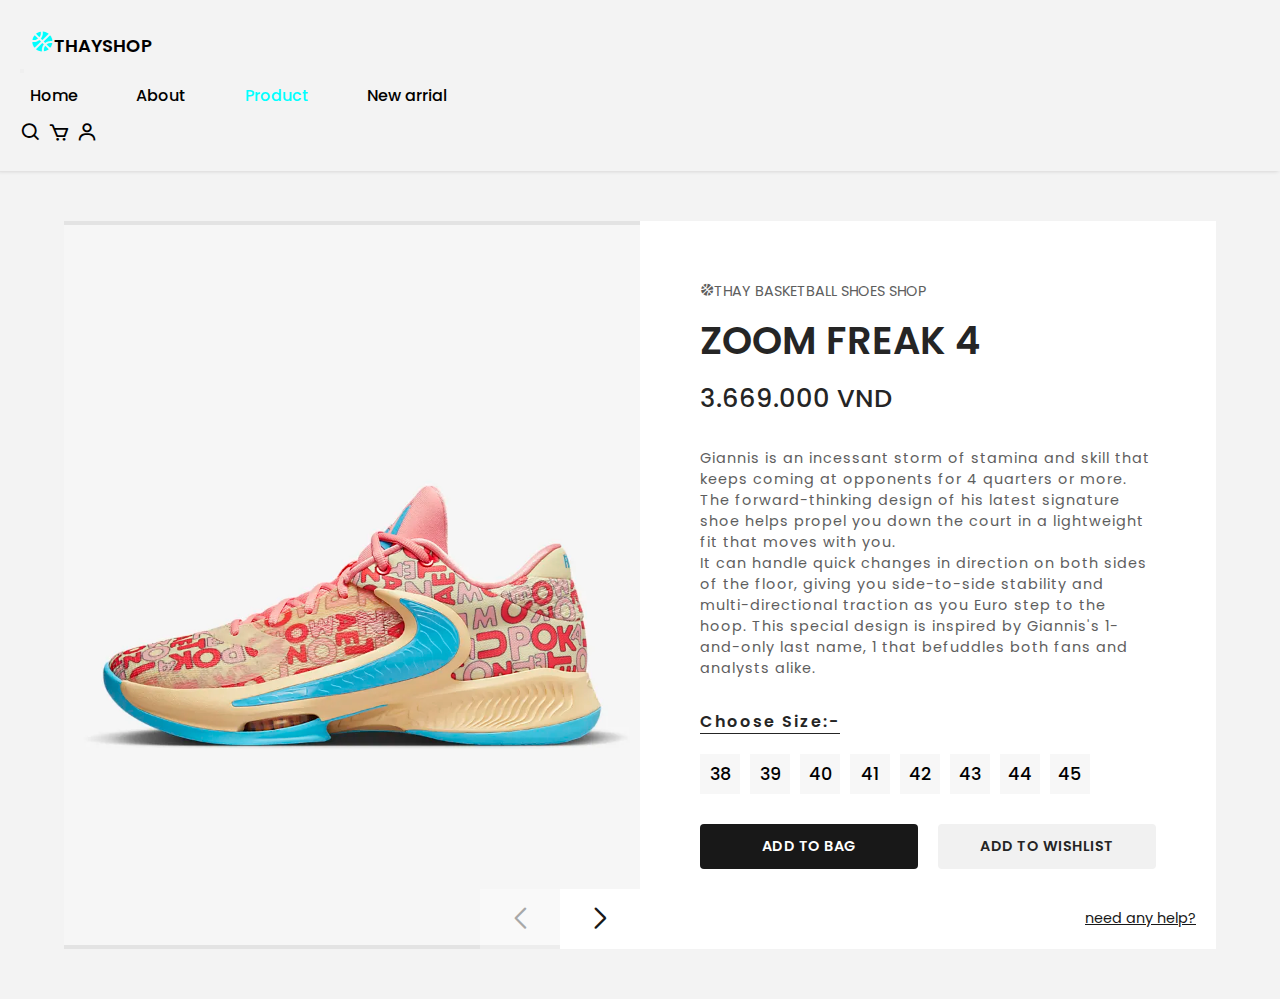
<file: Detail Product/product1.html>
<!--DOCTYPE html-->
 <html lang="en">
    <head>
        <meta charset="UTF-8">
        <meta http-equiv="X-UA-Compatible" content="IE=edge">
        <meta name="viewport" content="width=device-width, initial-scale=1.0">
        <title>THAYSHOP</title>
        <link rel="icon" type="image/x-icon" href="/Images/basketball-ball.png">
        <link rel="stylesheet" href="styleproduct.css"/>
        <link rel="stylesheet" href="https://cdn.jsdelivr.net/npm/boxicons@latest/css/boxicons.min.css">
        <link rel="preconnect" href="https://fonts.googleapis.com">
        <link rel="preconnect" href="https://fonts.gstatic.com" crossorigin>
        <link href="https://fonts.googleapis.com/css2?family=DM+Serif+Display:ital@0;1&family=Poppins:ital,wght@0,100;0,200;0,300;0,400;0,500;0,600;0,700;0,800;0,900;1,100;1,200;1,300;1,400;1,500;1,600;1,700;1,800;1,900&display=swap" rel="stylesheet">
        <link rel="stylesheet" href="https://cdnjs.cloudflare.com/ajax/libs/font-awesome/6.2.0/css/all.min.css">
        
        <link rel="stylesheet" href="https://cdn.jsdelivr.net/npm/bootstrap@4.5.3/dist/css/bootstrap.min.css" integrity="sha384-TX8t27EcRE3e/ihU7zmQxVncDAy5uIKz4rEkgIXeMed4M0jlfIDPvg6uqKI2xXr2" crossorigin="anonymous">
    
        <script src="https://code.jquery.com/jquery-3.5.1.slim.min.js" integrity="sha384-DfXdz2htPH0lsSSs5nCTpuj/zy4C+OGpamoFVy38MVBnE+IbbVYUew+OrCXaRkfj" crossorigin="anonymous"></script>
    <script src="https://cdn.jsdelivr.net/npm/popper.js@1.16.1/dist/umd/popper.min.js" integrity="sha384-9/reFTGAW83EW2RDu2S0VKaIzap3H66lZH81PoYlFhbGU+6BZp6G7niu735Sk7lN" crossorigin="anonymous"></script>
    <script src="https://cdn.jsdelivr.net/npm/bootstrap@4.5.3/dist/js/bootstrap.min.js" integrity="sha384-w1Q4orYjBQndcko6MimVbzY0tgp4pWB4lZ7lr30WKz0vr/aWKhXdBNmNb5D92v7s" crossorigin="anonymous"></script>

        <!-- Link Swiper's CSS -->
        <link
          rel="stylesheet"
          href="https://cdn.jsdelivr.net/npm/swiper/swiper-bundle.min.css"
        />
    
    
    </head>
    <body>

        <div class="container-fluid position-relative nav-bar p-0">
            <div class="container-fluid position-relative p-0" style="z-index: 9;">
                <nav class="navbar navbar-expand-lg bg-light navbar-light shadow-lg py-3 py-lg-0 pl-3 pl-lg-5">
                    <a href="" class="navbar-brand logo">
                        <h3 class="m-0 text-primary"><span class="text-dark"><i class='bx bxs-basketball' ></i>THAYSHOP</h3>
                    </a>
                    <button type="button" class="navbar-toggler" data-toggle="collapse" data-target="#navbarCollapse">
                        <span class="navbar-toggler-icon"></span>
                    </button>
                    <div class="collapse navbar-collapse justify-content-between px-3" id="navbarCollapse">
                        <div class="navbar-nav ml-auto py-3 navtext">
                            <a href="../home.html" class="nav-item">Home</a>
                            <a href="../testabout.html" class="nav-item " >About</a>
                            <a href="../index.html" class="nav-item nav-link active" style="color: aqua;">Product</a>
                            <a href="../package.html" class="nav-item">New arrial</a>
                        </div>
                    </div>
                    <div class="collapse navbar-collapse justify-content-between px-3" id="navbarCollapse">
                        <div class="navbar-nav ml-auto py-0 header-icons">
                        <i class='bx bx-search' id="search-icons"></i>
                        <i class='bx bx-cart' id="cart-icons"></i>
                        <i class='bx bx-user' id="user-icons" ></i>
                        <i class='bx bx-menu' id="menu-icons" ></i>
                        </div>
                    </div>
                </nav>
                <div class="search-box">
                    <input type="search" name="" id="search-item" placeholder="Search ..."
                    onkeyup="searchs()">
                </div>
                <!--Cart Box-->
                <div class="cart">
                    <h2 class="cart-title">Your Cart</h2>
                    <!--Content-->
                    <div class="cart-content">
                    
                    </div>
                    <!--Total-->
                <div class="total">
                    <div class="total-title">Total: </div>
                    <div class="total-price">0 VND</div>
                </div>
                <!--Buy Button-->
                <button class="truck-button">
                    <span class="default">Complete Order</span>
                    <span class="success">
                        Order Placed
                        <svg viewbox="0 0 12 10">
                            <polyline points="1.5 6 4.5 9 10.5 1"></polyline>
                        </svg>
                    </span>
                    <div class="truck">
                        <div class="wheel"></div>
                        <div class="back"></div>
                        <div class="front"></div>
                        <div class="box"></div>
                    </div>
                </button>
    
                
    
    
    
                
                <!--Cart Close-->
                <i class='bx bx-x' id="close-cart"></i>
                </div>
    
                <!--USER-->
                <div class="container" id="container">
                    <div class="form-container sign-up-container">
                        <form action="#">
                            <h1>Create Account</h1>
                            <div class="social-container">
                                <a href="#" class="social"><i class="fab fa-facebook-f"></i></a>
                                <a href="#" class="social"><i class="fab fa-google-plus-g"></i></a>
                                <a href="#" class="social"><i class="fab fa-linkedin-in"></i></a>
                            </div>
                            <span>or use your email for registration</span>
                            <input type="text" placeholder="Name" />
                            <input type="email" placeholder="Email" />
                            <input type="password" placeholder="Password" />
                            <a href="">You already have an account?</a>
                            <button class="button-singin-up">Sign Up</button>
                        </form>
                    </div>
    
                    <!--LOG IN FORM -->
    
                    <div class="user form-container sign-in-container">
                        <form action="#">
                            <h1>Sign in</h1>
                            <div class="social-container">
                                <a href="#" class="social"><i class="fab fa-facebook-f"></i></a>
                                <a href="#" class="social"><i class="fab fa-google-plus-g"></i></a>
                                <a href="#" class="social"><i class="fab fa-linkedin-in"></i></a>
                            </div>
                            <span>or use your account</span>
                            <input type="email" placeholder="Email" />
                            <input type="password" placeholder="Password" />
                            <a href="#">Forgot your password?</a>
                            <button class="button-singin-up">Sign In</button>
                        </form>
                    </div>
                    <div class="user overlay-container">
                        <div class="overlay">
                            <div class="overlay-panel overlay-left">
                                <h1 style="color:black;">Hi, Friend!</h1>
                                <p style="color: black;">Nếu bạn có tải khoản rồi hãy bấm SIGNIN</p>
                                <button class="ghost" id="signIn">Sign In</button>
                            </div>
                            <div class="overlay-panel overlay-right">
                                <h1 style="color: black;">Hello, Friend!</h1>
                                <p style="color: black;">Nếu bạn chưa có tải khoản hãy bấm vào SIGN UP</p>
                                <button class="ghost" id="signUp">Sign Up</button>
                            </div>
                        </div>
                        <i class='bx bx-x' id="close-cart2"></i>
                    </div>
                
                
                
                
                </div>
            </div>
        </div>
    



    
        <!--==Product-Page=================================-->
        <section id="product-page">
        <div class="product-details">
            <!--IMAGES CLASS-->
            <div class="product-img">
    
            <!-- Swiper Slider -->
            <div class="swiper mySwiper">
                <div class="swiper-wrapper">
                
                <!--Add Images-->
                <div class="swiper-slide">
                    <img src="images/detail1/1.jpg" />
                </div>
                <div class="swiper-slide">
                    <img src="images/detail1/2.jpg" />
                </div>
                <div class="swiper-slide">
                    <img src="images/detail1/3.jpg" />
                </div>
                <div class="swiper-slide">
                    <img src="images/detail1/4.jpg" />
                </div>
                <div class="swiper-slide">
                    <img src="images/detail1/5.jpg" />
                </div>
                <div class="swiper-slide">
                    <img src="images/detail1/6.jpg" />
                </div>
                <div class="swiper-slide">
                  <img src="images/detail1/7.jpg" />
              </div>
    
                </div>
    
                <!--btns-->
                <div class="slider-btns">
                    <div class="swiper-button-prev"></div>
                    <div class="swiper-button-next"></div>
                </div>
            </div>
    
            </div>
            <!--**Text************************-->
            <div class="product-text">
                <!--category-->
                <span class="product-category"><i class='bx bxs-basketball' ></i>THAY BASKETBALL SHOES SHOP</span>
                <h3>ZOOM FREAK 4</h3>
                <span class="product-price">3.669.000 VND</span>
                <p>Giannis is an incessant storm of stamina and skill that keeps coming at opponents for 4 quarters or more. The forward-thinking design of his latest signature shoe helps propel you down the court in a lightweight fit that moves with you.
                    <br/>
                    It can handle quick changes in direction on both sides of the floor, giving you side-to-side stability and multi-directional traction as you Euro step to the hoop. This special design is inspired by Giannis's 1-and-only last name, 1 that befuddles both fans and analysts alike.
                </p>
                <!--size-->
                <div class="product-size-container">
                    <strong>Choose Size:-</strong>
                    <div class="product-size">
                        <!--Size 38-->
                        <input type="checkbox" class="s-checkbox" id="s-38">
                        <label for="s-38" class="s-label">38</label>
                        <!--Size 39-->
                        <input type="checkbox" class="s-checkbox" id="s-39">
                        <label for="s-39" class="s-label">39</label>
                        <!--Size 40-->
                        <input type="checkbox" class="s-checkbox" id="s-40">
                        <label for="s-40" class="s-label">40</label>
                        <!--Size 41-->
                        <input type="checkbox" class="s-checkbox" id="s-41">
                        <label for="s-41" class="s-label">41</label>
                        <!--Size 42-->
                        <input type="checkbox" class="s-checkbox" id="s-42">
                        <label for="s-42" class="s-label">42</label>
                        <!--Size 43-->
                        <input type="checkbox" class="s-checkbox" id="s-43">
                        <label for="s-43" class="s-label">43</label>
                        <!--Size 44-->
                        <input type="checkbox" class="s-checkbox" id="s-44">
                        <label for="s-44" class="s-label">44</label>
                        <!--Size 45-->
                        <input type="checkbox" class="s-checkbox" id="s-45">
                        <label for="s-45" class="s-label">45</label>
                    </div>
                </div>
    
                <!--btn-->
                <div class="product-button">
                    <a href="#" class="add-bag-btn">Add To Bag</a>
                    <a href="#" class="add-wishlist-btn">Add To Wishlist</a>
                </div>
                <!--help-btn-->
                <a href="#" class="help-btn">Need Any Help?</a>
            </div>
        </div>
        </section>
    
        <script src="https://code.jquery.com/jquery-3.6.1.js" integrity="sha256-3zlB5s2uwoUzrXK3BT7AX3FyvojsraNFxCc2vC/7pNI="crossorigin="anonymous"></script>
    
        <script src="https://cdn.jsdelivr.net/npm/swiper/swiper-bundle.min.js"></script>
    
        <!-- Initialize Swiper -->
        <script src='../main.js'></script>
        <script>
          var swiper = new Swiper(".mySwiper", {
            slidesPerView: 1,
            spaceBetween: 10,
            navigation: {
              nextEl: ".swiper-button-next",
              prevEl: ".swiper-button-prev",
            },
            breakpoints: {
              450: {
                slidesPerView: 1,
                spaceBetween: 0,
              },
              820: {
                slidesPerView: 1,
                spaceBetween: 0,
              },
              1024: {
                slidesPerView: 1,
                spaceBetween:0,
              },
            },
          });
    
    
          $('.s-checkbox').on('change', function() {
                $('.s-checkbox').not(this).prop('checked', false);  
            });
            document.querySelector("#close-cart2").onclick =() =>{
            user.classList.remove("active")
            }
        </script>
    </body>
    </html>
</file>
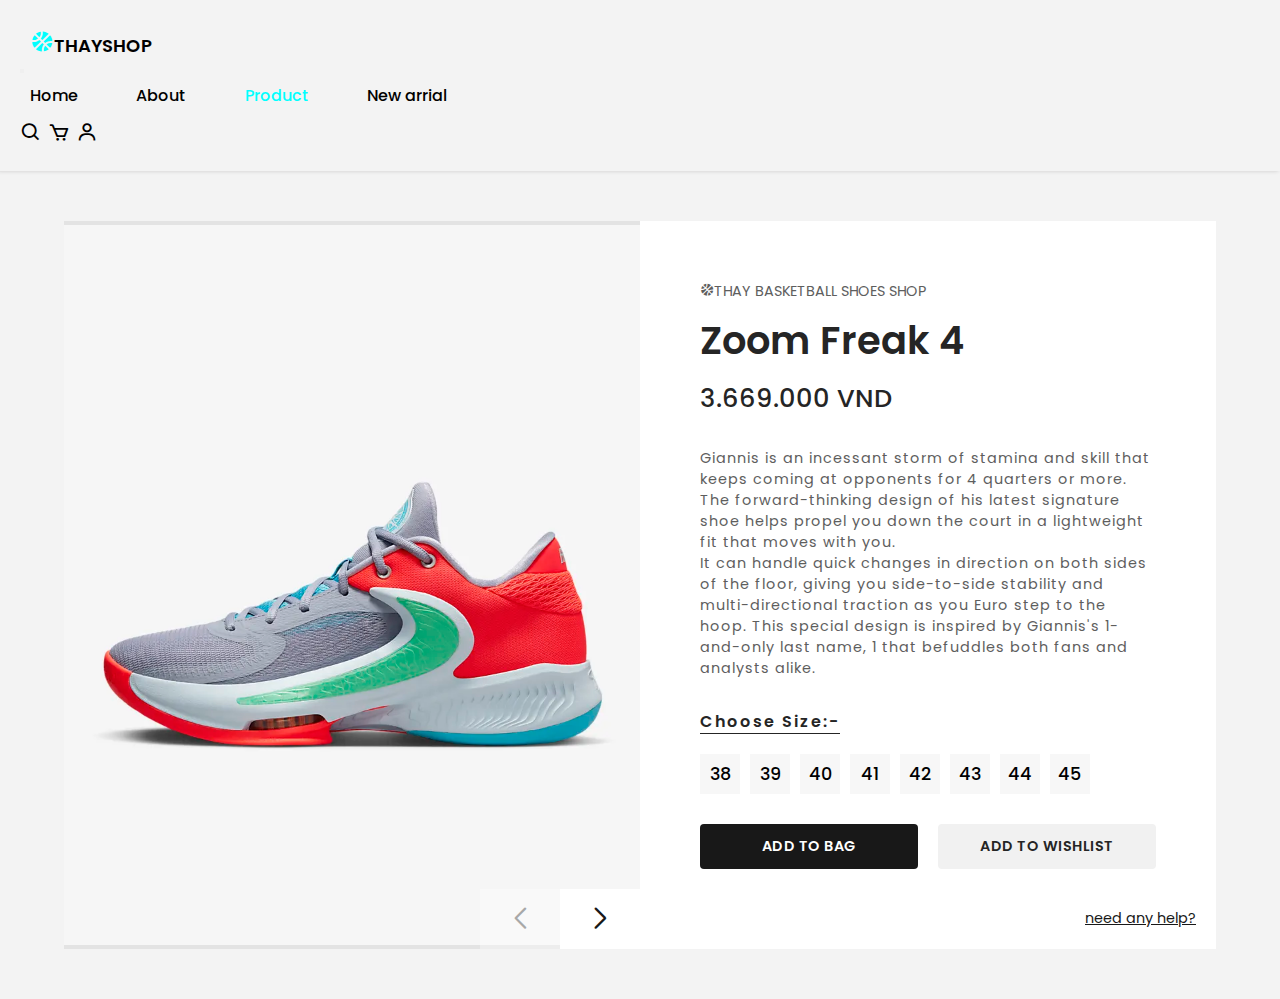
<file: Detail Product/product10.html>
<!--DOCTYPE html-->
 <html lang="en">
    <head>
        <meta charset="UTF-8">
        <meta http-equiv="X-UA-Compatible" content="IE=edge">
        <meta name="viewport" content="width=device-width, initial-scale=1.0">
        <title>THAYSHOP</title>
        <link rel="icon" type="image/x-icon" href="/Images/basketball-ball.png">
        <link rel="stylesheet" href="styleproduct.css"/>
        <link rel="stylesheet" href="https://cdn.jsdelivr.net/npm/boxicons@latest/css/boxicons.min.css">
        <link rel="preconnect" href="https://fonts.googleapis.com">
        <link rel="preconnect" href="https://fonts.gstatic.com" crossorigin>
        <link href="https://fonts.googleapis.com/css2?family=DM+Serif+Display:ital@0;1&family=Poppins:ital,wght@0,100;0,200;0,300;0,400;0,500;0,600;0,700;0,800;0,900;1,100;1,200;1,300;1,400;1,500;1,600;1,700;1,800;1,900&display=swap" rel="stylesheet">
        <link rel="stylesheet" href="https://cdnjs.cloudflare.com/ajax/libs/font-awesome/6.2.0/css/all.min.css">
    
        <!--BOOTSTRAP-->
        <link rel="stylesheet" href="https://cdn.jsdelivr.net/npm/bootstrap@4.5.3/dist/css/bootstrap.min.css" integrity="sha384-TX8t27EcRE3e/ihU7zmQxVncDAy5uIKz4rEkgIXeMed4M0jlfIDPvg6uqKI2xXr2" crossorigin="anonymous">
    
        <script src="https://code.jquery.com/jquery-3.5.1.slim.min.js" integrity="sha384-DfXdz2htPH0lsSSs5nCTpuj/zy4C+OGpamoFVy38MVBnE+IbbVYUew+OrCXaRkfj" crossorigin="anonymous"></script>
        <script src="https://cdn.jsdelivr.net/npm/popper.js@1.16.1/dist/umd/popper.min.js" integrity="sha384-9/reFTGAW83EW2RDu2S0VKaIzap3H66lZH81PoYlFhbGU+6BZp6G7niu735Sk7lN" crossorigin="anonymous"></script>
        <script src="https://cdn.jsdelivr.net/npm/bootstrap@4.5.3/dist/js/bootstrap.min.js" integrity="sha384-w1Q4orYjBQndcko6MimVbzY0tgp4pWB4lZ7lr30WKz0vr/aWKhXdBNmNb5D92v7s" crossorigin="anonymous"></script>


        <!-- Link Swiper's CSS -->
        <link
          rel="stylesheet"
          href="https://cdn.jsdelivr.net/npm/swiper/swiper-bundle.min.css"
        />
    
    
    </head>
    <body>
        
        <div class="container-fluid position-relative nav-bar p-0">
            <div class="container-fluid position-relative p-0" style="z-index: 9;">
                <nav class="navbar navbar-expand-lg bg-light navbar-light shadow-lg py-3 py-lg-0 pl-3 pl-lg-5">
                    <a href="" class="navbar-brand logo">
                        <h3 class="m-0 text-primary"><span class="text-dark"><i class='bx bxs-basketball' ></i>THAYSHOP</h3>
                    </a>
                    <button type="button" class="navbar-toggler" data-toggle="collapse" data-target="#navbarCollapse">
                        <span class="navbar-toggler-icon"></span>
                    </button>
                    <div class="collapse navbar-collapse justify-content-between px-3" id="navbarCollapse">
                        <div class="navbar-nav ml-auto py-3 navtext">
                            <a href="../home.html" class="nav-item">Home</a>
                            <a href="../testabout.html" class="nav-item " >About</a>
                            <a href="../index.html" class="nav-item nav-link active" style="color: aqua;">Product</a>
                            <a href="../package.html" class="nav-item">New arrial</a>
                        </div>
                    </div>
                    <div class="collapse navbar-collapse justify-content-between px-3" id="navbarCollapse">
                        <div class="navbar-nav ml-auto py-0 header-icons">
                        <i class='bx bx-search' id="search-icons"></i>
                        <i class='bx bx-cart' id="cart-icons"></i>
                        <i class='bx bx-user' id="user-icons" ></i>
                        <i class='bx bx-menu' id="menu-icons" ></i>
                        </div>
                    </div>
                </nav>
                <div class="search-box">
                    <input type="search" name="" id="search-item" placeholder="Search ..."
                    onkeyup="searchs()">
                </div>
                <!--Cart Box-->
                <div class="cart">
                    <h2 class="cart-title">Your Cart</h2>
                    <!--Content-->
                    <div class="cart-content">
                    
                    </div>
                    <!--Total-->
                <div class="total">
                    <div class="total-title">Total: </div>
                    <div class="total-price">0 VND</div>
                </div>
                <!--Buy Button-->
                <button class="truck-button">
                    <span class="default">Complete Order</span>
                    <span class="success">
                        Order Placed
                        <svg viewbox="0 0 12 10">
                            <polyline points="1.5 6 4.5 9 10.5 1"></polyline>
                        </svg>
                    </span>
                    <div class="truck">
                        <div class="wheel"></div>
                        <div class="back"></div>
                        <div class="front"></div>
                        <div class="box"></div>
                    </div>
                </button>
    
                
    
    
    
                
                <!--Cart Close-->
                <i class='bx bx-x' id="close-cart"></i>
                </div>
    
                <!--USER-->
                <div class="container" id="container">
                    <div class="form-container sign-up-container">
                        <form action="#">
                            <h1>Create Account</h1>
                            <div class="social-container">
                                <a href="#" class="social"><i class="fab fa-facebook-f"></i></a>
                                <a href="#" class="social"><i class="fab fa-google-plus-g"></i></a>
                                <a href="#" class="social"><i class="fab fa-linkedin-in"></i></a>
                            </div>
                            <span>or use your email for registration</span>
                            <input type="text" placeholder="Name" />
                            <input type="email" placeholder="Email" />
                            <input type="password" placeholder="Password" />
                            <a href="">You already have an account?</a>
                            <button class="button-singin-up">Sign Up</button>
                        </form>
                    </div>
    
                    <!--LOG IN FORM -->
    
                    <div class="user form-container sign-in-container">
                        <form action="#">
                            <h1>Sign in</h1>
                            <div class="social-container">
                                <a href="#" class="social"><i class="fab fa-facebook-f"></i></a>
                                <a href="#" class="social"><i class="fab fa-google-plus-g"></i></a>
                                <a href="#" class="social"><i class="fab fa-linkedin-in"></i></a>
                            </div>
                            <span>or use your account</span>
                            <input type="email" placeholder="Email" />
                            <input type="password" placeholder="Password" />
                            <a href="#">Forgot your password?</a>
                            <button class="button-singin-up">Sign In</button>
                        </form>
                    </div>
                    <div class="user overlay-container">
                        <div class="overlay">
                            <div class="overlay-panel overlay-left">
                                <h1 style="color:black;">Hi, Friend!</h1>
                                <p style="color: black;">Nếu bạn có tải khoản rồi hãy bấm SIGNIN</p>
                                <button class="ghost" id="signIn">Sign In</button>
                            </div>
                            <div class="overlay-panel overlay-right">
                                <h1 style="color: black;">Hello, Friend!</h1>
                                <p style="color: black;">Nếu bạn chưa có tải khoản hãy bấm vào SIGN UP</p>
                                <button class="ghost" id="signUp">Sign Up</button>
                            </div>
                        </div>
                        <i class='bx bx-x' id="close-cart2"></i>
                    </div>
                </div>
            </div>
        </div>

        <!--==Product-Page=================================-->
        <section id="product-page">
        <div class="product-details">
            <!--IMAGES CLASS-->
            <div class="product-img">
    
            <!-- Swiper Slider -->
            <div class="swiper mySwiper">
                <div class="swiper-wrapper">
                
                <!--Add Images-->
                <div class="swiper-slide">
                    <img src="images/detail10/1.jpg" />
                </div>
                <div class="swiper-slide">
                    <img src="images/detail10/2.jpg" />
                </div>
                <div class="swiper-slide">
                    <img src="images/detail10/3.jpg" />
                </div>
                <div class="swiper-slide">
                    <img src="images/detail10/4.jpg" />
                </div>
                <div class="swiper-slide">
                    <img src="images/detail10/5.jpg" />
                </div>
                <div class="swiper-slide">
                    <img src="images/detail10/6.jpg" />
                </div>
                <div class="swiper-slide">
                    <img src="images/detail10/7.jpg" />
                </div>
    
                </div>
    
                <!--btns-->
                <div class="slider-btns">
                    <div class="swiper-button-prev"></div>
                    <div class="swiper-button-next"></div>
                </div>
            </div>
    
            </div>
            <!--**Text************************-->
            <div class="product-text">
                <!--category-->
                <span class="product-category"><i class='bx bxs-basketball' ></i>THAY BASKETBALL SHOES SHOP</span>
                <h3>Zoom Freak 4</h3>
                <span class="product-price">3.669.000 VND</span>
                <p>Giannis is an incessant storm of stamina and skill that keeps coming at opponents for 4 quarters or more. The forward-thinking design of his latest signature shoe helps propel you down the court in a lightweight fit that moves with you.
                    <br/>
                    It can handle quick changes in direction on both sides of the floor, giving you side-to-side stability and multi-directional traction as you Euro step to the hoop. This special design is inspired by Giannis's 1-and-only last name, 1 that befuddles both fans and analysts alike.
                </p>
                <!--size-->
                <div class="product-size-container">
                    <strong>Choose Size:-</strong>
                    <div class="product-size">
                        <!--Size 38-->
                        <input type="checkbox" class="s-checkbox" id="s-38">
                        <label for="s-38" class="s-label">38</label>
                        <!--Size 39-->
                        <input type="checkbox" class="s-checkbox" id="s-39">
                        <label for="s-39" class="s-label">39</label>
                        <!--Size 40-->
                        <input type="checkbox" class="s-checkbox" id="s-40">
                        <label for="s-40" class="s-label">40</label>
                        <!--Size 41-->
                        <input type="checkbox" class="s-checkbox" id="s-41">
                        <label for="s-41" class="s-label">41</label>
                        <!--Size 42-->
                        <input type="checkbox" class="s-checkbox" id="s-42">
                        <label for="s-42" class="s-label">42</label>
                        <!--Size 43-->
                        <input type="checkbox" class="s-checkbox" id="s-43">
                        <label for="s-43" class="s-label">43</label>
                        <!--Size 44-->
                        <input type="checkbox" class="s-checkbox" id="s-44">
                        <label for="s-44" class="s-label">44</label>
                        <!--Size 45-->
                        <input type="checkbox" class="s-checkbox" id="s-45">
                        <label for="s-45" class="s-label">45</label>
                    </div>
                </div>
    
                <!--btn-->
                <div class="product-button">
                    <a href="#" class="add-bag-btn">Add To Bag</a>
                    <a href="#" class="add-wishlist-btn">Add To Wishlist</a>
                </div>
                <!--help-btn-->
                <a href="#" class="help-btn">Need Any Help?</a>
            </div>
        </div>
        </section>
    
        <script src="https://code.jquery.com/jquery-3.6.1.js" integrity="sha256-3zlB5s2uwoUzrXK3BT7AX3FyvojsraNFxCc2vC/7pNI="crossorigin="anonymous"></script>
    
        <script src="https://cdn.jsdelivr.net/npm/swiper/swiper-bundle.min.js"></script>
    
        <!-- Initialize Swiper -->
        <script>
          var swiper = new Swiper(".mySwiper", {
            slidesPerView: 1,
            spaceBetween: 10,
            navigation: {
              nextEl: ".swiper-button-next",
              prevEl: ".swiper-button-prev",
            },
            breakpoints: {
              450: {
                slidesPerView: 1,
                spaceBetween: 0,
              },
              820: {
                slidesPerView: 1,
                spaceBetween: 0,
              },
              1024: {
                slidesPerView: 1,
                spaceBetween:0,
              },
            },
          });
    
    
          $('.s-checkbox').on('change', function() {
                $('.s-checkbox').not(this).prop('checked', false);  
            });
            document.querySelector("#close-cart2").onclick =() =>{
            user.classList.remove("active")
            }
        </script>
        <script src='../main.js'></script>
    </body>
    </html>
</file>
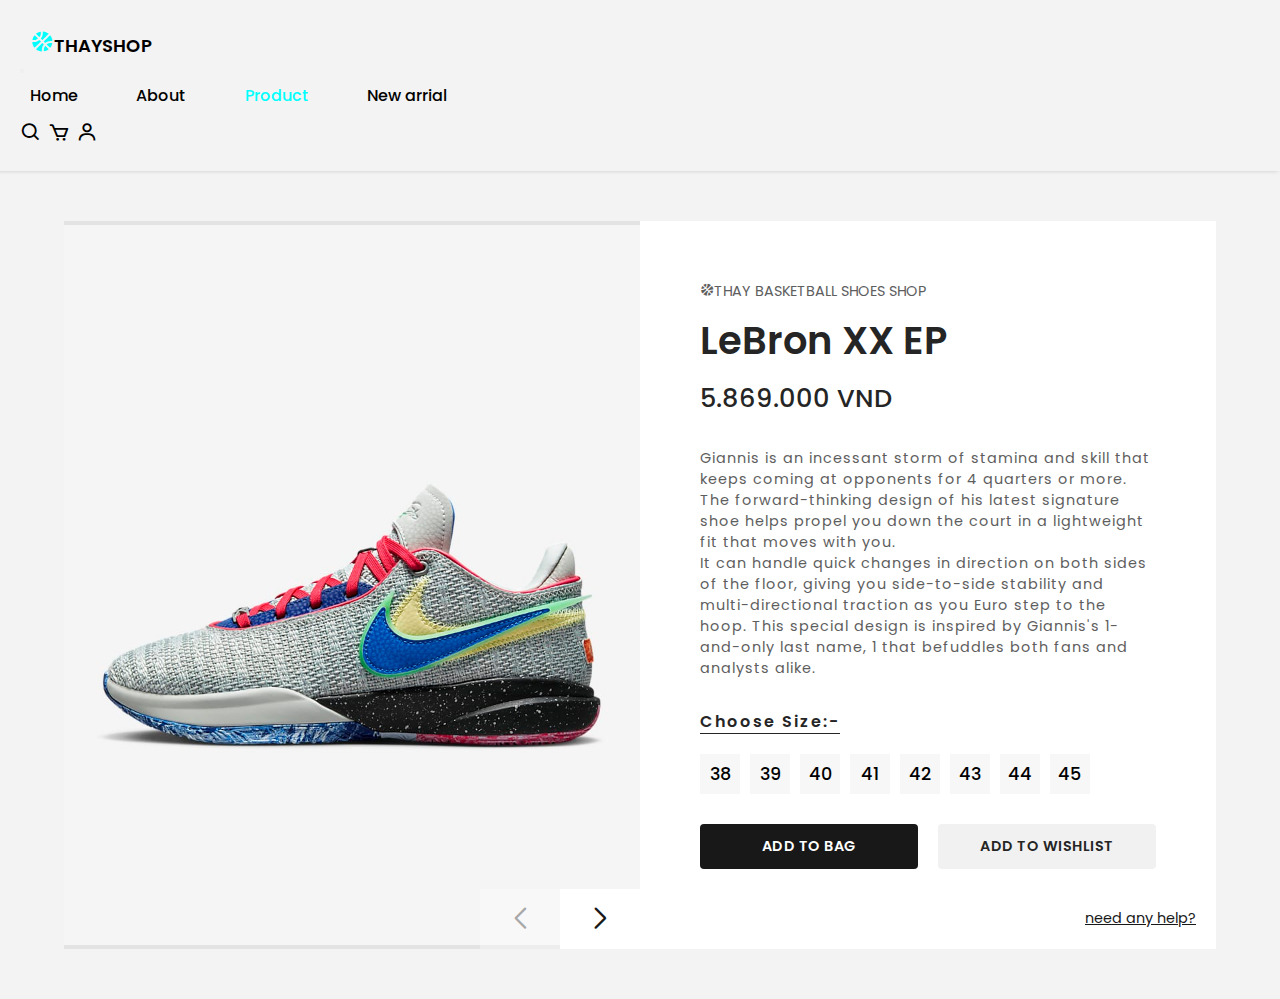
<file: Detail Product/product11.html>
<!--DOCTYPE html-->
 <html lang="en">
    <head>
        <meta charset="UTF-8">
        <meta http-equiv="X-UA-Compatible" content="IE=edge">
        <meta name="viewport" content="width=device-width, initial-scale=1.0">
        <title>THAYSHOP</title>
        <link rel="icon" type="image/x-icon" href="/Images/basketball-ball.png">
        <link rel="stylesheet" href="styleproduct.css"/>
        <link rel="stylesheet" href="https://cdn.jsdelivr.net/npm/boxicons@latest/css/boxicons.min.css">
        <link rel="preconnect" href="https://fonts.googleapis.com">
        <link rel="preconnect" href="https://fonts.gstatic.com" crossorigin>
        <link href="https://fonts.googleapis.com/css2?family=DM+Serif+Display:ital@0;1&family=Poppins:ital,wght@0,100;0,200;0,300;0,400;0,500;0,600;0,700;0,800;0,900;1,100;1,200;1,300;1,400;1,500;1,600;1,700;1,800;1,900&display=swap" rel="stylesheet">
        <link rel="stylesheet" href="https://cdnjs.cloudflare.com/ajax/libs/font-awesome/6.2.0/css/all.min.css">
        <!--BOOTSTRAP-->
        <link rel="stylesheet" href="https://cdn.jsdelivr.net/npm/bootstrap@4.5.3/dist/css/bootstrap.min.css" integrity="sha384-TX8t27EcRE3e/ihU7zmQxVncDAy5uIKz4rEkgIXeMed4M0jlfIDPvg6uqKI2xXr2" crossorigin="anonymous">
    
        <script src="https://code.jquery.com/jquery-3.5.1.slim.min.js" integrity="sha384-DfXdz2htPH0lsSSs5nCTpuj/zy4C+OGpamoFVy38MVBnE+IbbVYUew+OrCXaRkfj" crossorigin="anonymous"></script>
        <script src="https://cdn.jsdelivr.net/npm/popper.js@1.16.1/dist/umd/popper.min.js" integrity="sha384-9/reFTGAW83EW2RDu2S0VKaIzap3H66lZH81PoYlFhbGU+6BZp6G7niu735Sk7lN" crossorigin="anonymous"></script>
        <script src="https://cdn.jsdelivr.net/npm/bootstrap@4.5.3/dist/js/bootstrap.min.js" integrity="sha384-w1Q4orYjBQndcko6MimVbzY0tgp4pWB4lZ7lr30WKz0vr/aWKhXdBNmNb5D92v7s" crossorigin="anonymous"></script>

        <!-- Link Swiper's CSS -->
        <link
          rel="stylesheet"
          href="https://cdn.jsdelivr.net/npm/swiper/swiper-bundle.min.css"
        />
    
    
    </head>
    <body>
    
        <div class="container-fluid position-relative nav-bar p-0">
            <div class="container-fluid position-relative p-0" style="z-index: 9;">
                <nav class="navbar navbar-expand-lg bg-light navbar-light shadow-lg py-3 py-lg-0 pl-3 pl-lg-5">
                    <a href="" class="navbar-brand logo">
                        <h3 class="m-0 text-primary"><span class="text-dark"><i class='bx bxs-basketball' ></i>THAYSHOP</h3>
                    </a>
                    <button type="button" class="navbar-toggler" data-toggle="collapse" data-target="#navbarCollapse">
                        <span class="navbar-toggler-icon"></span>
                    </button>
                    <div class="collapse navbar-collapse justify-content-between px-3" id="navbarCollapse">
                        <div class="navbar-nav ml-auto py-3 navtext">
                            <a href="../home.html" class="nav-item">Home</a>
                            <a href="../testabout.html" class="nav-item " >About</a>
                            <a href="../index.html" class="nav-item nav-link active" style="color: aqua;">Product</a>
                            <a href="../package.html" class="nav-item">New arrial</a>
                        </div>
                    </div>
                    <div class="collapse navbar-collapse justify-content-between px-3" id="navbarCollapse">
                        <div class="navbar-nav ml-auto py-0 header-icons">
                        <i class='bx bx-search' id="search-icons"></i>
                        <i class='bx bx-cart' id="cart-icons"></i>
                        <i class='bx bx-user' id="user-icons" ></i>
                        <i class='bx bx-menu' id="menu-icons" ></i>
                        </div>
                    </div>
                </nav>
                <div class="search-box">
                    <input type="search" name="" id="search-item" placeholder="Search ..."
                    onkeyup="searchs()">
                </div>
                <!--Cart Box-->
                <div class="cart">
                    <h2 class="cart-title">Your Cart</h2>
                    <!--Content-->
                    <div class="cart-content">
                    
                    </div>
                    <!--Total-->
                <div class="total">
                    <div class="total-title">Total: </div>
                    <div class="total-price">0 VND</div>
                </div>
                <!--Buy Button-->
                <button class="truck-button">
                    <span class="default">Complete Order</span>
                    <span class="success">
                        Order Placed
                        <svg viewbox="0 0 12 10">
                            <polyline points="1.5 6 4.5 9 10.5 1"></polyline>
                        </svg>
                    </span>
                    <div class="truck">
                        <div class="wheel"></div>
                        <div class="back"></div>
                        <div class="front"></div>
                        <div class="box"></div>
                    </div>
                </button>
    
                
    
    
    
                
                <!--Cart Close-->
                <i class='bx bx-x' id="close-cart"></i>
                </div>
    
                <!--USER-->
                <div class="container" id="container">
                    <div class="form-container sign-up-container">
                        <form action="#">
                            <h1>Create Account</h1>
                            <div class="social-container">
                                <a href="#" class="social"><i class="fab fa-facebook-f"></i></a>
                                <a href="#" class="social"><i class="fab fa-google-plus-g"></i></a>
                                <a href="#" class="social"><i class="fab fa-linkedin-in"></i></a>
                            </div>
                            <span>or use your email for registration</span>
                            <input type="text" placeholder="Name" />
                            <input type="email" placeholder="Email" />
                            <input type="password" placeholder="Password" />
                            <a href="">You already have an account?</a>
                            <button class="button-singin-up">Sign Up</button>
                        </form>
                    </div>
    
                    <!--LOG IN FORM -->
    
                    <div class="user form-container sign-in-container">
                        <form action="#">
                            <h1>Sign in</h1>
                            <div class="social-container">
                                <a href="#" class="social"><i class="fab fa-facebook-f"></i></a>
                                <a href="#" class="social"><i class="fab fa-google-plus-g"></i></a>
                                <a href="#" class="social"><i class="fab fa-linkedin-in"></i></a>
                            </div>
                            <span>or use your account</span>
                            <input type="email" placeholder="Email" />
                            <input type="password" placeholder="Password" />
                            <a href="#">Forgot your password?</a>
                            <button class="button-singin-up">Sign In</button>
                        </form>
                    </div>
                    <div class="user overlay-container">
                        <div class="overlay">
                            <div class="overlay-panel overlay-left">
                                <h1 style="color:black;">Hi, Friend!</h1>
                                <p style="color: black;">Nếu bạn có tải khoản rồi hãy bấm SIGNIN</p>
                                <button class="ghost" id="signIn">Sign In</button>
                            </div>
                            <div class="overlay-panel overlay-right">
                                <h1 style="color: black;">Hello, Friend!</h1>
                                <p style="color: black;">Nếu bạn chưa có tải khoản hãy bấm vào SIGN UP</p>
                                <button class="ghost" id="signUp">Sign Up</button>
                            </div>
                        </div>
                        <i class='bx bx-x' id="close-cart2"></i>
                    </div>
                </div>
            </div>
        </div>

        <!--==Product-Page=================================-->
        <section id="product-page">
        <div class="product-details">
            <!--IMAGES CLASS-->
            <div class="product-img">
    
            <!-- Swiper Slider -->
            <div class="swiper mySwiper">
                <div class="swiper-wrapper">
                
                <!--Add Images-->
                <div class="swiper-slide">
                    <img src="images/detail11/1.jpg" />
                </div>
                <div class="swiper-slide">
                    <img src="images/detail11/2.jpg" />
                </div>
                <div class="swiper-slide">
                    <img src="images/detail11/3.jpg" />
                </div>
                <div class="swiper-slide">
                    <img src="images/detail11/4.jpg" />
                </div>
                <div class="swiper-slide">
                    <img src="images/detail11/5.jpg" />
                </div>
                <div class="swiper-slide">
                    <img src="images/detail11/6.jpg" />
                </div>
                <div class="swiper-slide">
                    <img src="images/detail11/7.jpg" />
                </div>
    
                </div>
    
                <!--btns-->
                <div class="slider-btns">
                    <div class="swiper-button-prev"></div>
                    <div class="swiper-button-next"></div>
                </div>
            </div>
    
            </div>
            <!--**Text************************-->
            <div class="product-text">
                <!--category-->
                <span class="product-category"><i class='bx bxs-basketball' ></i>THAY BASKETBALL SHOES SHOP</span>
                <h3>LeBron XX EP</h3>
                <span class="product-price">5.869.000 VND</span>
                <p>Giannis is an incessant storm of stamina and skill that keeps coming at opponents for 4 quarters or more. The forward-thinking design of his latest signature shoe helps propel you down the court in a lightweight fit that moves with you.
                    <br/>
                    It can handle quick changes in direction on both sides of the floor, giving you side-to-side stability and multi-directional traction as you Euro step to the hoop. This special design is inspired by Giannis's 1-and-only last name, 1 that befuddles both fans and analysts alike.
                </p>
                <!--size-->
                <div class="product-size-container">
                    <strong>Choose Size:-</strong>
                    <div class="product-size">
                        <!--Size 38-->
                        <input type="checkbox" class="s-checkbox" id="s-38">
                        <label for="s-38" class="s-label">38</label>
                        <!--Size 39-->
                        <input type="checkbox" class="s-checkbox" id="s-39">
                        <label for="s-39" class="s-label">39</label>
                        <!--Size 40-->
                        <input type="checkbox" class="s-checkbox" id="s-40">
                        <label for="s-40" class="s-label">40</label>
                        <!--Size 41-->
                        <input type="checkbox" class="s-checkbox" id="s-41">
                        <label for="s-41" class="s-label">41</label>
                        <!--Size 42-->
                        <input type="checkbox" class="s-checkbox" id="s-42">
                        <label for="s-42" class="s-label">42</label>
                        <!--Size 43-->
                        <input type="checkbox" class="s-checkbox" id="s-43">
                        <label for="s-43" class="s-label">43</label>
                        <!--Size 44-->
                        <input type="checkbox" class="s-checkbox" id="s-44">
                        <label for="s-44" class="s-label">44</label>
                        <!--Size 45-->
                        <input type="checkbox" class="s-checkbox" id="s-45">
                        <label for="s-45" class="s-label">45</label>
                    </div>
                </div>
    
                <!--btn-->
                <div class="product-button">
                    <a href="#" class="add-bag-btn">Add To Bag</a>
                    <a href="#" class="add-wishlist-btn">Add To Wishlist</a>
                </div>
                <!--help-btn-->
                <a href="#" class="help-btn">Need Any Help?</a>
            </div>
        </div>
        </section>
    
        <script src="https://code.jquery.com/jquery-3.6.1.js" integrity="sha256-3zlB5s2uwoUzrXK3BT7AX3FyvojsraNFxCc2vC/7pNI="crossorigin="anonymous"></script>
    
        <script src="https://cdn.jsdelivr.net/npm/swiper/swiper-bundle.min.js"></script>
    
        <!-- Initialize Swiper -->
        <script>
          var swiper = new Swiper(".mySwiper", {
            slidesPerView: 1,
            spaceBetween: 10,
            navigation: {
              nextEl: ".swiper-button-next",
              prevEl: ".swiper-button-prev",
            },
            breakpoints: {
              450: {
                slidesPerView: 1,
                spaceBetween: 0,
              },
              820: {
                slidesPerView: 1,
                spaceBetween: 0,
              },
              1024: {
                slidesPerView: 1,
                spaceBetween:0,
              },
            },
          });
    
    
          $('.s-checkbox').on('change', function() {
                $('.s-checkbox').not(this).prop('checked', false);  
            });
            document.querySelector("#close-cart2").onclick =() =>{
            user.classList.remove("active")
            }
        </script>
        <script src='../main.js'></script>
    </body>
    </html>
</file>
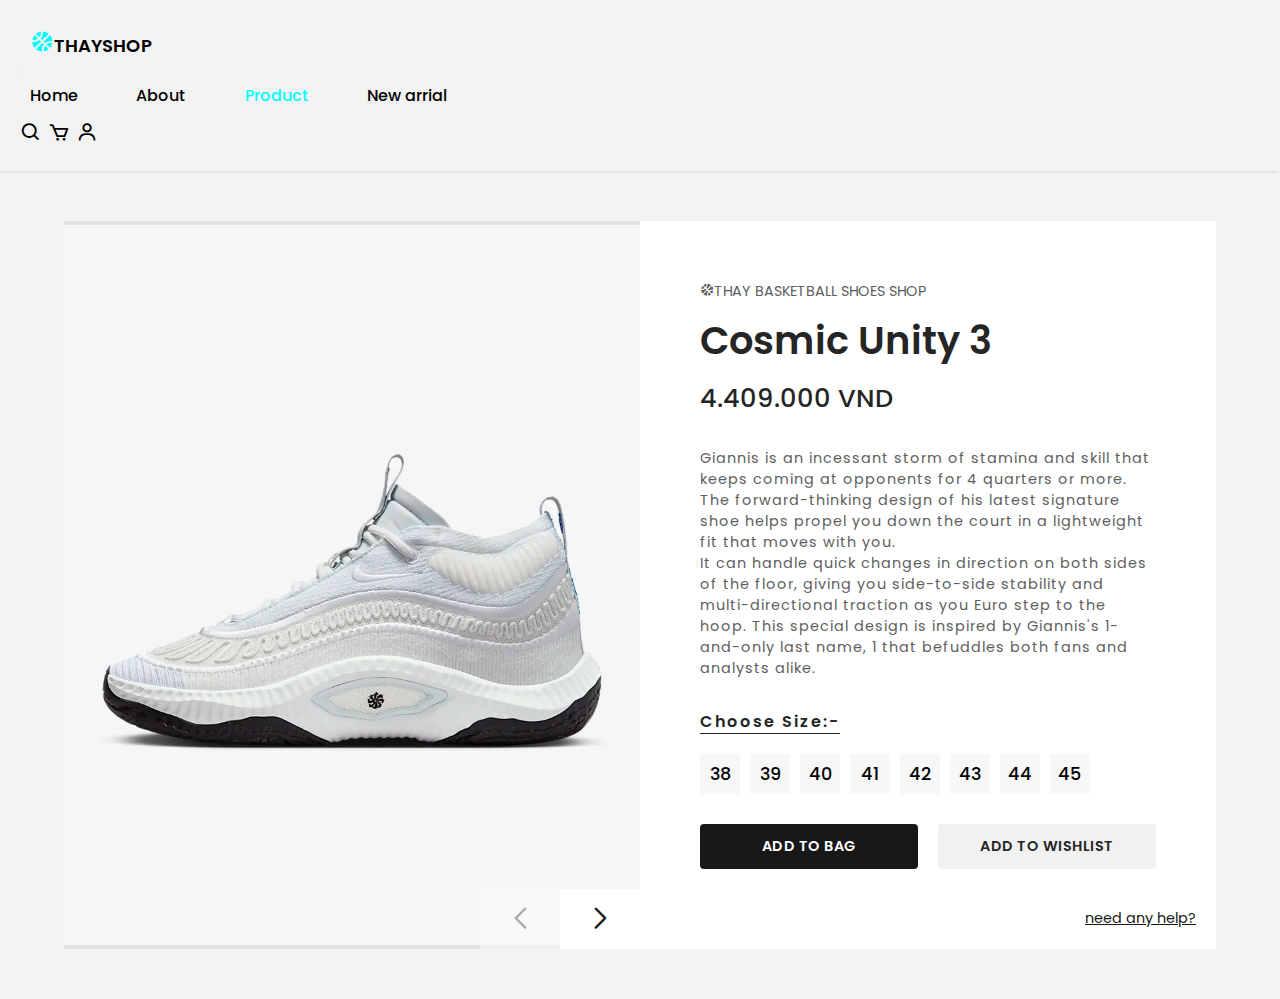
<file: Detail Product/product12.html>
<!--DOCTYPE html-->
 <html lang="en">
    <head>
        <meta charset="UTF-8">
        <meta http-equiv="X-UA-Compatible" content="IE=edge">
        <meta name="viewport" content="width=device-width, initial-scale=1.0">
        <title>THAYSHOP</title>
        <link rel="icon" type="image/x-icon" href="/Images/basketball-ball.png">
        <link rel="stylesheet" href="styleproduct.css"/>
        <link rel="stylesheet" href="https://cdn.jsdelivr.net/npm/boxicons@latest/css/boxicons.min.css">
        <link rel="preconnect" href="https://fonts.googleapis.com">
        <link rel="preconnect" href="https://fonts.gstatic.com" crossorigin>
        <link href="https://fonts.googleapis.com/css2?family=DM+Serif+Display:ital@0;1&family=Poppins:ital,wght@0,100;0,200;0,300;0,400;0,500;0,600;0,700;0,800;0,900;1,100;1,200;1,300;1,400;1,500;1,600;1,700;1,800;1,900&display=swap" rel="stylesheet">
        <link rel="stylesheet" href="https://cdnjs.cloudflare.com/ajax/libs/font-awesome/6.2.0/css/all.min.css">
    
        <!--BOOTSTRAP-->
        <link rel="stylesheet" href="https://cdn.jsdelivr.net/npm/bootstrap@4.5.3/dist/css/bootstrap.min.css" integrity="sha384-TX8t27EcRE3e/ihU7zmQxVncDAy5uIKz4rEkgIXeMed4M0jlfIDPvg6uqKI2xXr2" crossorigin="anonymous">
    
        <script src="https://code.jquery.com/jquery-3.5.1.slim.min.js" integrity="sha384-DfXdz2htPH0lsSSs5nCTpuj/zy4C+OGpamoFVy38MVBnE+IbbVYUew+OrCXaRkfj" crossorigin="anonymous"></script>
        <script src="https://cdn.jsdelivr.net/npm/popper.js@1.16.1/dist/umd/popper.min.js" integrity="sha384-9/reFTGAW83EW2RDu2S0VKaIzap3H66lZH81PoYlFhbGU+6BZp6G7niu735Sk7lN" crossorigin="anonymous"></script>
        <script src="https://cdn.jsdelivr.net/npm/bootstrap@4.5.3/dist/js/bootstrap.min.js" integrity="sha384-w1Q4orYjBQndcko6MimVbzY0tgp4pWB4lZ7lr30WKz0vr/aWKhXdBNmNb5D92v7s" crossorigin="anonymous"></script>

        <!-- Link Swiper's CSS -->
        <link
          rel="stylesheet"
          href="https://cdn.jsdelivr.net/npm/swiper/swiper-bundle.min.css"
        />
    
    
    </head>
    <body>
        
        <div class="container-fluid position-relative nav-bar p-0">
            <div class="container-fluid position-relative p-0" style="z-index: 9;">
                <nav class="navbar navbar-expand-lg bg-light navbar-light shadow-lg py-3 py-lg-0 pl-3 pl-lg-5">
                    <a href="" class="navbar-brand logo">
                        <h3 class="m-0 text-primary"><span class="text-dark"><i class='bx bxs-basketball' ></i>THAYSHOP</h3>
                    </a>
                    <button type="button" class="navbar-toggler" data-toggle="collapse" data-target="#navbarCollapse">
                        <span class="navbar-toggler-icon"></span>
                    </button>
                    <div class="collapse navbar-collapse justify-content-between px-3" id="navbarCollapse">
                        <div class="navbar-nav ml-auto py-3 navtext">
                            <a href="../home.html" class="nav-item">Home</a>
                            <a href="../testabout.html" class="nav-item " >About</a>
                            <a href="../index.html" class="nav-item nav-link active" style="color: aqua;">Product</a>
                            <a href="../package.html" class="nav-item">New arrial</a>
                        </div>
                    </div>
                    <div class="collapse navbar-collapse justify-content-between px-3" id="navbarCollapse">
                        <div class="navbar-nav ml-auto py-0 header-icons">
                        <i class='bx bx-search' id="search-icons"></i>
                        <i class='bx bx-cart' id="cart-icons"></i>
                        <i class='bx bx-user' id="user-icons" ></i>
                        <i class='bx bx-menu' id="menu-icons" ></i>
                        </div>
                    </div>
                </nav>
                <div class="search-box">
                    <input type="search" name="" id="search-item" placeholder="Search ..."
                    onkeyup="searchs()">
                </div>
                <!--Cart Box-->
                <div class="cart">
                    <h2 class="cart-title">Your Cart</h2>
                    <!--Content-->
                    <div class="cart-content">
                    
                    </div>
                    <!--Total-->
                <div class="total">
                    <div class="total-title">Total: </div>
                    <div class="total-price">0 VND</div>
                </div>
                <!--Buy Button-->
                <button class="truck-button">
                    <span class="default">Complete Order</span>
                    <span class="success">
                        Order Placed
                        <svg viewbox="0 0 12 10">
                            <polyline points="1.5 6 4.5 9 10.5 1"></polyline>
                        </svg>
                    </span>
                    <div class="truck">
                        <div class="wheel"></div>
                        <div class="back"></div>
                        <div class="front"></div>
                        <div class="box"></div>
                    </div>
                </button>
    
                
    
    
    
                
                <!--Cart Close-->
                <i class='bx bx-x' id="close-cart"></i>
                </div>
    
                <!--USER-->
                <div class="container" id="container">
                    <div class="form-container sign-up-container">
                        <form action="#">
                            <h1>Create Account</h1>
                            <div class="social-container">
                                <a href="#" class="social"><i class="fab fa-facebook-f"></i></a>
                                <a href="#" class="social"><i class="fab fa-google-plus-g"></i></a>
                                <a href="#" class="social"><i class="fab fa-linkedin-in"></i></a>
                            </div>
                            <span>or use your email for registration</span>
                            <input type="text" placeholder="Name" />
                            <input type="email" placeholder="Email" />
                            <input type="password" placeholder="Password" />
                            <a href="">You already have an account?</a>
                            <button class="button-singin-up">Sign Up</button>
                        </form>
                    </div>
    
                    <!--LOG IN FORM -->
    
                    <div class="user form-container sign-in-container">
                        <form action="#">
                            <h1>Sign in</h1>
                            <div class="social-container">
                                <a href="#" class="social"><i class="fab fa-facebook-f"></i></a>
                                <a href="#" class="social"><i class="fab fa-google-plus-g"></i></a>
                                <a href="#" class="social"><i class="fab fa-linkedin-in"></i></a>
                            </div>
                            <span>or use your account</span>
                            <input type="email" placeholder="Email" />
                            <input type="password" placeholder="Password" />
                            <a href="#">Forgot your password?</a>
                            <button class="button-singin-up">Sign In</button>
                        </form>
                    </div>
                    <div class="user overlay-container">
                        <div class="overlay">
                            <div class="overlay-panel overlay-left">
                                <h1 style="color:black;">Hi, Friend!</h1>
                                <p style="color: black;">Nếu bạn có tải khoản rồi hãy bấm SIGNIN</p>
                                <button class="ghost" id="signIn">Sign In</button>
                            </div>
                            <div class="overlay-panel overlay-right">
                                <h1 style="color: black;">Hello, Friend!</h1>
                                <p style="color: black;">Nếu bạn chưa có tải khoản hãy bấm vào SIGN UP</p>
                                <button class="ghost" id="signUp">Sign Up</button>
                            </div>
                        </div>
                        <i class='bx bx-x' id="close-cart2"></i>
                    </div>
                </div>
            </div>
        </div>

        <!--==Product-Page=================================-->
        <section id="product-page">
        <div class="product-details">
            <!--IMAGES CLASS-->
            <div class="product-img">
    
            <!-- Swiper Slider -->
            <div class="swiper mySwiper">
                <div class="swiper-wrapper">
                
                <!--Add Images-->
                <div class="swiper-slide">
                    <img src="images/detail12/1.jpg" />
                </div>
                <div class="swiper-slide">
                    <img src="images/detail12/2.jpg" />
                </div>
                <div class="swiper-slide">
                    <img src="images/detail12/3.jpg" />
                </div>
                <div class="swiper-slide">
                    <img src="images/detail12/4.jpg" />
                </div>
                <div class="swiper-slide">
                    <img src="images/detail12/5.jpg" />
                </div>
                <div class="swiper-slide">
                    <img src="images/detail12/6.jpg" />
                </div>
                <div class="swiper-slide">
                    <img src="images/detail12/7.jpg" />
                </div>
    
                </div>
    
                <!--btns-->
                <div class="slider-btns">
                    <div class="swiper-button-prev"></div>
                    <div class="swiper-button-next"></div>
                </div>
            </div>
    
            </div>
            <!--**Text************************-->
            <div class="product-text">
                <!--category-->
                <span class="product-category"><i class='bx bxs-basketball' ></i>THAY BASKETBALL SHOES SHOP</span>
                <h3>Cosmic Unity 3</h3>
                <span class="product-price">4.409.000 VND</span>
                <p>Giannis is an incessant storm of stamina and skill that keeps coming at opponents for 4 quarters or more. The forward-thinking design of his latest signature shoe helps propel you down the court in a lightweight fit that moves with you.
                    <br/>
                    It can handle quick changes in direction on both sides of the floor, giving you side-to-side stability and multi-directional traction as you Euro step to the hoop. This special design is inspired by Giannis's 1-and-only last name, 1 that befuddles both fans and analysts alike.
                </p>
                <!--size-->
                <div class="product-size-container">
                    <strong>Choose Size:-</strong>
                    <div class="product-size">
                        <!--Size 38-->
                        <input type="checkbox" class="s-checkbox" id="s-38">
                        <label for="s-38" class="s-label">38</label>
                        <!--Size 39-->
                        <input type="checkbox" class="s-checkbox" id="s-39">
                        <label for="s-39" class="s-label">39</label>
                        <!--Size 40-->
                        <input type="checkbox" class="s-checkbox" id="s-40">
                        <label for="s-40" class="s-label">40</label>
                        <!--Size 41-->
                        <input type="checkbox" class="s-checkbox" id="s-41">
                        <label for="s-41" class="s-label">41</label>
                        <!--Size 42-->
                        <input type="checkbox" class="s-checkbox" id="s-42">
                        <label for="s-42" class="s-label">42</label>
                        <!--Size 43-->
                        <input type="checkbox" class="s-checkbox" id="s-43">
                        <label for="s-43" class="s-label">43</label>
                        <!--Size 44-->
                        <input type="checkbox" class="s-checkbox" id="s-44">
                        <label for="s-44" class="s-label">44</label>
                        <!--Size 45-->
                        <input type="checkbox" class="s-checkbox" id="s-45">
                        <label for="s-45" class="s-label">45</label>
                    </div>
                </div>
    
                <!--btn-->
                <div class="product-button">
                    <a href="#" class="add-bag-btn">Add To Bag</a>
                    <a href="#" class="add-wishlist-btn">Add To Wishlist</a>
                </div>
                <!--help-btn-->
                <a href="#" class="help-btn">Need Any Help?</a>
            </div>
        </div>
        </section>
    
        <script src="https://code.jquery.com/jquery-3.6.1.js" integrity="sha256-3zlB5s2uwoUzrXK3BT7AX3FyvojsraNFxCc2vC/7pNI="crossorigin="anonymous"></script>
    
        <script src="https://cdn.jsdelivr.net/npm/swiper/swiper-bundle.min.js"></script>
    
        <!-- Initialize Swiper -->
        <script>
          var swiper = new Swiper(".mySwiper", {
            slidesPerView: 1,
            spaceBetween: 10,
            navigation: {
              nextEl: ".swiper-button-next",
              prevEl: ".swiper-button-prev",
            },
            breakpoints: {
              450: {
                slidesPerView: 1,
                spaceBetween: 0,
              },
              820: {
                slidesPerView: 1,
                spaceBetween: 0,
              },
              1024: {
                slidesPerView: 1,
                spaceBetween:0,
              },
            },
          });
    
    
          $('.s-checkbox').on('change', function() {
                $('.s-checkbox').not(this).prop('checked', false);  
            });
            document.querySelector("#close-cart2").onclick =() =>{
            user.classList.remove("active")
            }
        </script>
        <script src='../main.js'></script>
    </body>
    </html>
</file>
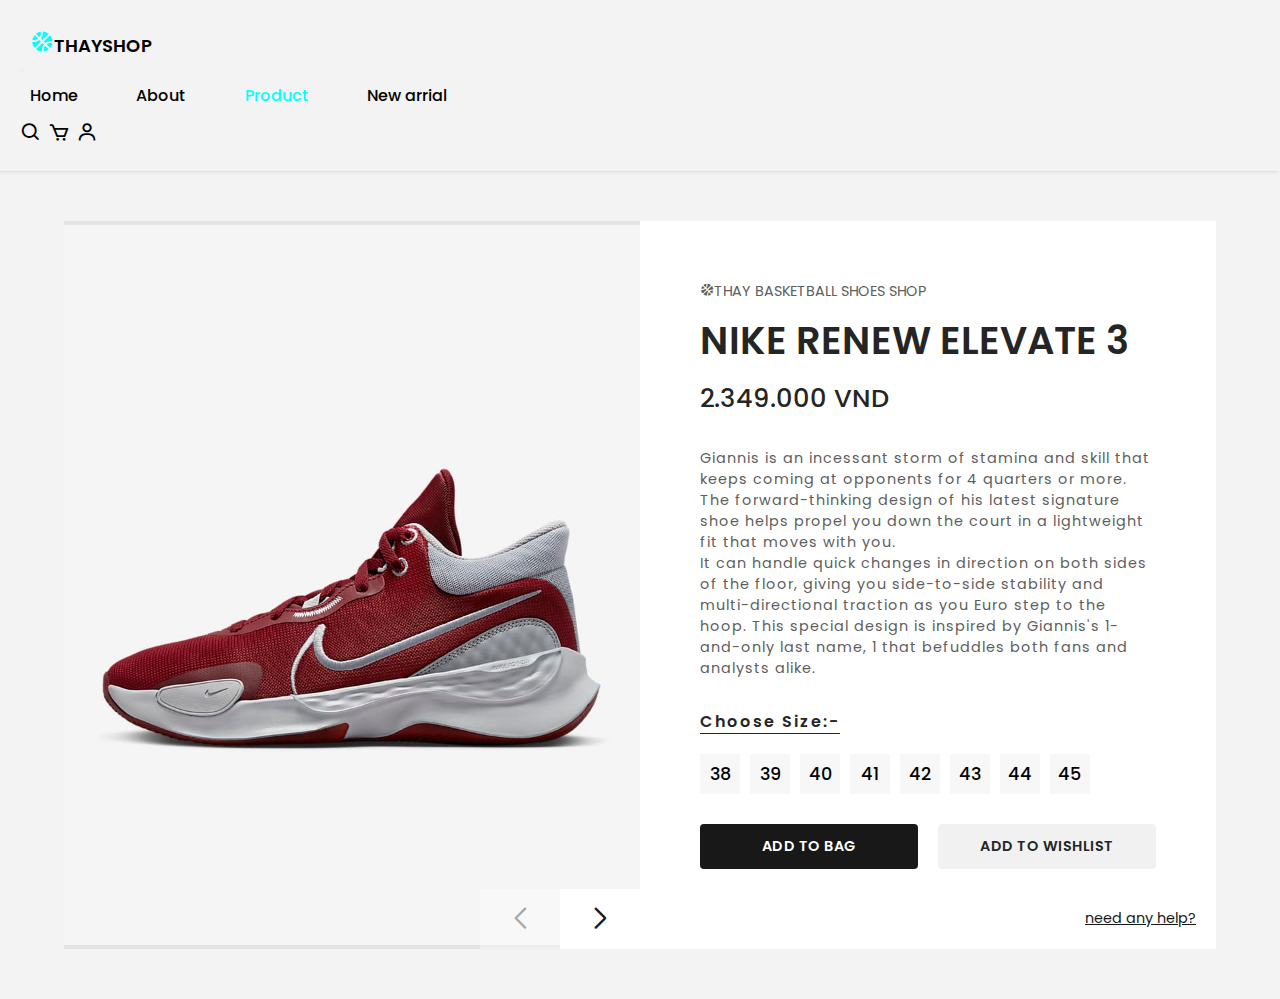
<file: Detail Product/product2.html>
<!--DOCTYPE html-->
 <html lang="en">
    <head>
        <meta charset="UTF-8">
        <meta http-equiv="X-UA-Compatible" content="IE=edge">
        <meta name="viewport" content="width=device-width, initial-scale=1.0">
        <title>THAYSHOP</title>
        <link rel="icon" type="image/x-icon" href="/Images/basketball-ball.png">
        <link rel="stylesheet" href="styleproduct.css"/>
        <link rel="stylesheet" href="https://cdn.jsdelivr.net/npm/boxicons@latest/css/boxicons.min.css">
        <link rel="preconnect" href="https://fonts.googleapis.com">
        <link rel="preconnect" href="https://fonts.gstatic.com" crossorigin>
        <link href="https://fonts.googleapis.com/css2?family=DM+Serif+Display:ital@0;1&family=Poppins:ital,wght@0,100;0,200;0,300;0,400;0,500;0,600;0,700;0,800;0,900;1,100;1,200;1,300;1,400;1,500;1,600;1,700;1,800;1,900&display=swap" rel="stylesheet">
        <link rel="stylesheet" href="https://cdnjs.cloudflare.com/ajax/libs/font-awesome/6.2.0/css/all.min.css">
    

        <!--BOOTSTRAP-->
        <link rel="stylesheet" href="https://cdn.jsdelivr.net/npm/bootstrap@4.5.3/dist/css/bootstrap.min.css" integrity="sha384-TX8t27EcRE3e/ihU7zmQxVncDAy5uIKz4rEkgIXeMed4M0jlfIDPvg6uqKI2xXr2" crossorigin="anonymous">
    
        <script src="https://code.jquery.com/jquery-3.5.1.slim.min.js" integrity="sha384-DfXdz2htPH0lsSSs5nCTpuj/zy4C+OGpamoFVy38MVBnE+IbbVYUew+OrCXaRkfj" crossorigin="anonymous"></script>
        <script src="https://cdn.jsdelivr.net/npm/popper.js@1.16.1/dist/umd/popper.min.js" integrity="sha384-9/reFTGAW83EW2RDu2S0VKaIzap3H66lZH81PoYlFhbGU+6BZp6G7niu735Sk7lN" crossorigin="anonymous"></script>
        <script src="https://cdn.jsdelivr.net/npm/bootstrap@4.5.3/dist/js/bootstrap.min.js" integrity="sha384-w1Q4orYjBQndcko6MimVbzY0tgp4pWB4lZ7lr30WKz0vr/aWKhXdBNmNb5D92v7s" crossorigin="anonymous"></script>


        <!-- Link Swiper's CSS -->
        <link
          rel="stylesheet"
          href="https://cdn.jsdelivr.net/npm/swiper/swiper-bundle.min.css"
        />
    
    
    </head>
    <body>


        <div class="container-fluid position-relative nav-bar p-0">
            <div class="container-fluid position-relative p-0" style="z-index: 9;">
                <nav class="navbar navbar-expand-lg bg-light navbar-light shadow-lg py-3 py-lg-0 pl-3 pl-lg-5">
                    <a href="" class="navbar-brand logo">
                        <h3 class="m-0 text-primary"><span class="text-dark"><i class='bx bxs-basketball' ></i>THAYSHOP</h3>
                    </a>
                    <button type="button" class="navbar-toggler" data-toggle="collapse" data-target="#navbarCollapse">
                        <span class="navbar-toggler-icon"></span>
                    </button>
                    <div class="collapse navbar-collapse justify-content-between px-3" id="navbarCollapse">
                        <div class="navbar-nav ml-auto py-3 navtext">
                            <a href="../home.html" class="nav-item">Home</a>
                            <a href="../testabout.html" class="nav-item " >About</a>
                            <a href="../index.html" class="nav-item nav-link active" style="color: aqua;">Product</a>
                            <a href="../package.html" class="nav-item">New arrial</a>
                        </div>
                    </div>
                    <div class="collapse navbar-collapse justify-content-between px-3" id="navbarCollapse">
                        <div class="navbar-nav ml-auto py-0 header-icons">
                        <i class='bx bx-search' id="search-icons"></i>
                        <i class='bx bx-cart' id="cart-icons"></i>
                        <i class='bx bx-user' id="user-icons" ></i>
                        <i class='bx bx-menu' id="menu-icons" ></i>
                        </div>
                    </div>
                </nav>
                <div class="search-box">
                    <input type="search" name="" id="search-item" placeholder="Search ..."
                    onkeyup="searchs()">
                </div>
                <!--Cart Box-->
                <div class="cart">
                    <h2 class="cart-title">Your Cart</h2>
                    <!--Content-->
                    <div class="cart-content">
                    
                    </div>
                    <!--Total-->
                <div class="total">
                    <div class="total-title">Total: </div>
                    <div class="total-price">0 VND</div>
                </div>
                <!--Buy Button-->
                <button class="truck-button">
                    <span class="default">Complete Order</span>
                    <span class="success">
                        Order Placed
                        <svg viewbox="0 0 12 10">
                            <polyline points="1.5 6 4.5 9 10.5 1"></polyline>
                        </svg>
                    </span>
                    <div class="truck">
                        <div class="wheel"></div>
                        <div class="back"></div>
                        <div class="front"></div>
                        <div class="box"></div>
                    </div>
                </button>
    
                
    
    
    
                
                <!--Cart Close-->
                <i class='bx bx-x' id="close-cart"></i>
                </div>
    
                <!--USER-->
                <div class="container" id="container">
                    <div class="form-container sign-up-container">
                        <form action="#">
                            <h1>Create Account</h1>
                            <div class="social-container">
                                <a href="#" class="social"><i class="fab fa-facebook-f"></i></a>
                                <a href="#" class="social"><i class="fab fa-google-plus-g"></i></a>
                                <a href="#" class="social"><i class="fab fa-linkedin-in"></i></a>
                            </div>
                            <span>or use your email for registration</span>
                            <input type="text" placeholder="Name" />
                            <input type="email" placeholder="Email" />
                            <input type="password" placeholder="Password" />
                            <a href="">You already have an account?</a>
                            <button class="button-singin-up">Sign Up</button>
                        </form>
                    </div>
    
                    <!--LOG IN FORM -->
    
                    <div class="user form-container sign-in-container">
                        <form action="#">
                            <h1>Sign in</h1>
                            <div class="social-container">
                                <a href="#" class="social"><i class="fab fa-facebook-f"></i></a>
                                <a href="#" class="social"><i class="fab fa-google-plus-g"></i></a>
                                <a href="#" class="social"><i class="fab fa-linkedin-in"></i></a>
                            </div>
                            <span>or use your account</span>
                            <input type="email" placeholder="Email" />
                            <input type="password" placeholder="Password" />
                            <a href="#">Forgot your password?</a>
                            <button class="button-singin-up">Sign In</button>
                        </form>
                    </div>
                    <div class="user overlay-container">
                        <div class="overlay">
                            <div class="overlay-panel overlay-left">
                                <h1 style="color:black;">Hi, Friend!</h1>
                                <p style="color: black;">Nếu bạn có tải khoản rồi hãy bấm SIGNIN</p>
                                <button class="ghost" id="signIn">Sign In</button>
                            </div>
                            <div class="overlay-panel overlay-right">
                                <h1 style="color: black;">Hello, Friend!</h1>
                                <p style="color: black;">Nếu bạn chưa có tải khoản hãy bấm vào SIGN UP</p>
                                <button class="ghost" id="signUp">Sign Up</button>
                            </div>
                        </div>
                        <i class='bx bx-x' id="close-cart2"></i>
                    </div>
                </div>
            </div>
        </div>
    
        <!--==Product-Page=================================-->
        <section id="product-page">
        <div class="product-details">
            <!--IMAGES CLASS-->
            <div class="product-img">
    
            <!-- Swiper Slider -->
            <div class="swiper mySwiper">
                <div class="swiper-wrapper">
                
                <!--Add Images-->
                <div class="swiper-slide">
                    <img src="images/detail2/1.jpg" />
                </div>
                <div class="swiper-slide">
                    <img src="images/detail2/2.jpg" />
                </div>
                <div class="swiper-slide">
                    <img src="images/detail2/3.jpg" />
                </div>
                <div class="swiper-slide">
                    <img src="images/detail2/4.jpg" />
                </div>
                <div class="swiper-slide">
                    <img src="images/detail2/5.jpg" />
                </div>
                <div class="swiper-slide">
                    <img src="images/detail2/6.jpg" />
                </div>
                <div class="swiper-slide">
                    <img src="images/detail2/7.jpg" />
                </div>
    
                </div>
    
                <!--btns-->
                <div class="slider-btns">
                    <div class="swiper-button-prev"></div>
                    <div class="swiper-button-next"></div>
                </div>
            </div>
    
            </div>
            <!--**Text************************-->
            <div class="product-text">
                <!--category-->
                <span class="product-category"><i class='bx bxs-basketball' ></i>THAY BASKETBALL SHOES SHOP</span>
                <h3>NIKE RENEW ELEVATE 3</h3>
                <span class="product-price">2.349.000 VND</span>
                <p>Giannis is an incessant storm of stamina and skill that keeps coming at opponents for 4 quarters or more. The forward-thinking design of his latest signature shoe helps propel you down the court in a lightweight fit that moves with you.
                    <br/>
                    It can handle quick changes in direction on both sides of the floor, giving you side-to-side stability and multi-directional traction as you Euro step to the hoop. This special design is inspired by Giannis's 1-and-only last name, 1 that befuddles both fans and analysts alike.
                </p>
                <!--size-->
                <div class="product-size-container">
                    <strong>Choose Size:-</strong>
                    <div class="product-size">
                        <!--Size 38-->
                        <input type="checkbox" class="s-checkbox" id="s-38">
                        <label for="s-38" class="s-label">38</label>
                        <!--Size 39-->
                        <input type="checkbox" class="s-checkbox" id="s-39">
                        <label for="s-39" class="s-label">39</label>
                        <!--Size 40-->
                        <input type="checkbox" class="s-checkbox" id="s-40">
                        <label for="s-40" class="s-label">40</label>
                        <!--Size 41-->
                        <input type="checkbox" class="s-checkbox" id="s-41">
                        <label for="s-41" class="s-label">41</label>
                        <!--Size 42-->
                        <input type="checkbox" class="s-checkbox" id="s-42">
                        <label for="s-42" class="s-label">42</label>
                        <!--Size 43-->
                        <input type="checkbox" class="s-checkbox" id="s-43">
                        <label for="s-43" class="s-label">43</label>
                        <!--Size 44-->
                        <input type="checkbox" class="s-checkbox" id="s-44">
                        <label for="s-44" class="s-label">44</label>
                        <!--Size 45-->
                        <input type="checkbox" class="s-checkbox" id="s-45">
                        <label for="s-45" class="s-label">45</label>
                    </div>
                </div>
    
                <!--btn-->
                <div class="product-button">
                    <a href="#" class="add-bag-btn">Add To Bag</a>
                    <a href="#" class="add-wishlist-btn">Add To Wishlist</a>
                </div>
                <!--help-btn-->
                <a href="#" class="help-btn">Need Any Help?</a>
            </div>
        </div>
        </section>
    
        <script src="https://code.jquery.com/jquery-3.6.1.js" integrity="sha256-3zlB5s2uwoUzrXK3BT7AX3FyvojsraNFxCc2vC/7pNI="crossorigin="anonymous"></script>
    
        <script src="https://cdn.jsdelivr.net/npm/swiper/swiper-bundle.min.js"></script>
    
        <!-- Initialize Swiper -->
        <script src='../main.js'></script>
        <script>
            
          var swiper = new Swiper(".mySwiper", {
            slidesPerView: 1,
            spaceBetween: 10,
            navigation: {
              nextEl: ".swiper-button-next",
              prevEl: ".swiper-button-prev",
            },
            breakpoints: {
              450: {
                slidesPerView: 1,
                spaceBetween: 0,
              },
              820: {
                slidesPerView: 1,
                spaceBetween: 0,
              },
              1024: {
                slidesPerView: 1,
                spaceBetween:0,
              },
            },
          });
    
    
          $('.s-checkbox').on('change', function() {
                $('.s-checkbox').not(this).prop('checked', false);  
            });

            document.querySelector("#close-cart2").onclick =() =>{
            user.classList.remove("active")
            }
        </script>
    </body>
    </html>
</file>
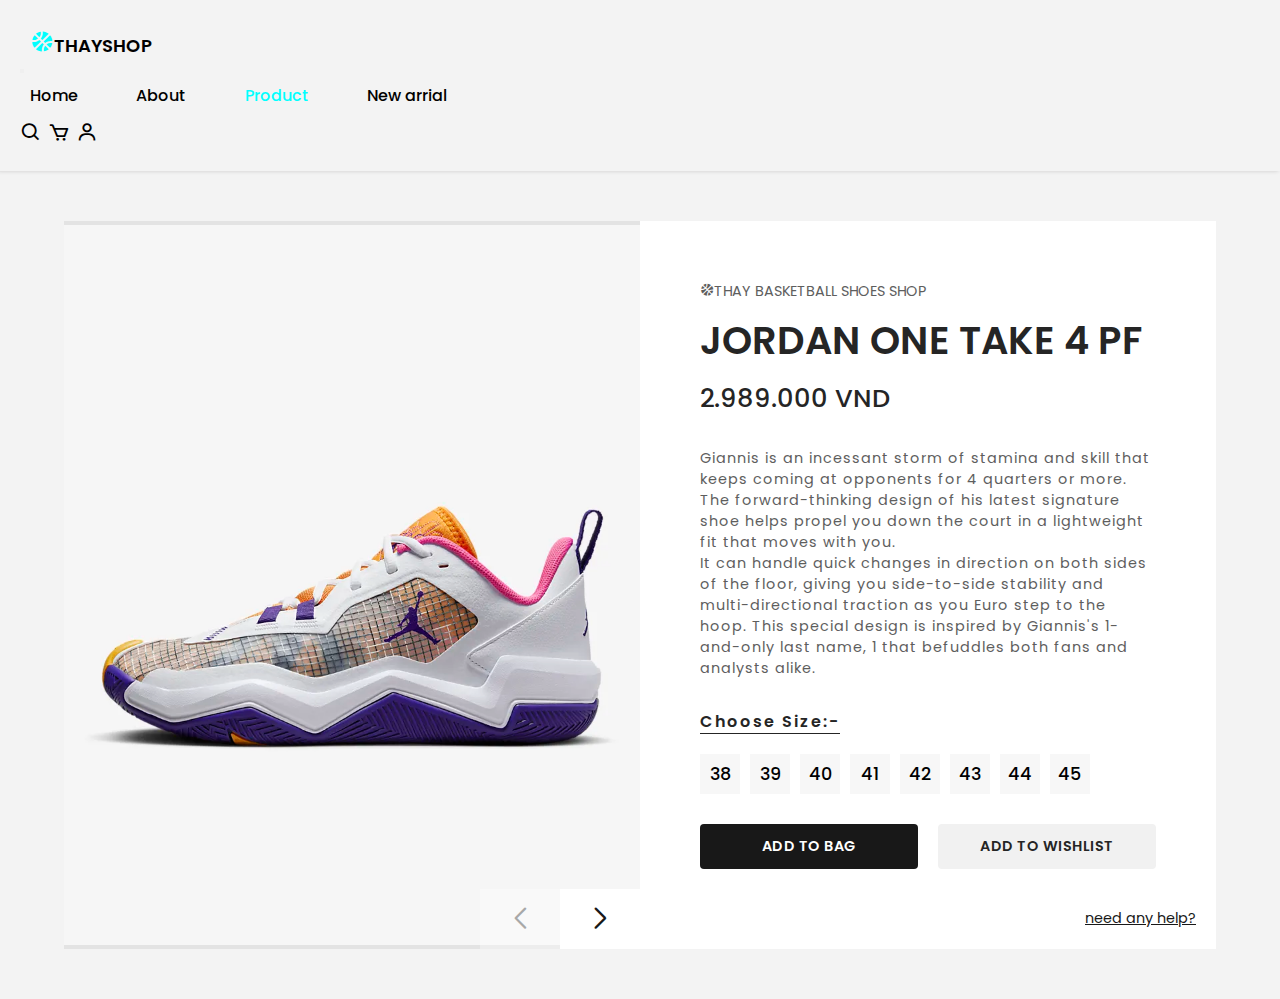
<file: Detail Product/product3.html>
<!--DOCTYPE html-->
 <html lang="en">
    <head>
        <meta charset="UTF-8">
        <meta http-equiv="X-UA-Compatible" content="IE=edge">
        <meta name="viewport" content="width=device-width, initial-scale=1.0">
        <title>THAYSHOP</title>
        <link rel="icon" type="image/x-icon" href="/Images/basketball-ball.png">
        <link rel="stylesheet" href="styleproduct.css"/>
        <link rel="stylesheet" href="https://cdn.jsdelivr.net/npm/boxicons@latest/css/boxicons.min.css">
        <link rel="preconnect" href="https://fonts.googleapis.com">
        <link rel="preconnect" href="https://fonts.gstatic.com" crossorigin>
        <link href="https://fonts.googleapis.com/css2?family=DM+Serif+Display:ital@0;1&family=Poppins:ital,wght@0,100;0,200;0,300;0,400;0,500;0,600;0,700;0,800;0,900;1,100;1,200;1,300;1,400;1,500;1,600;1,700;1,800;1,900&display=swap" rel="stylesheet">
        <link rel="stylesheet" href="https://cdnjs.cloudflare.com/ajax/libs/font-awesome/6.2.0/css/all.min.css">
    
        <!--BOOTSTRAP-->
        <link rel="stylesheet" href="https://cdn.jsdelivr.net/npm/bootstrap@4.5.3/dist/css/bootstrap.min.css" integrity="sha384-TX8t27EcRE3e/ihU7zmQxVncDAy5uIKz4rEkgIXeMed4M0jlfIDPvg6uqKI2xXr2" crossorigin="anonymous">
    
        <script src="https://code.jquery.com/jquery-3.5.1.slim.min.js" integrity="sha384-DfXdz2htPH0lsSSs5nCTpuj/zy4C+OGpamoFVy38MVBnE+IbbVYUew+OrCXaRkfj" crossorigin="anonymous"></script>
        <script src="https://cdn.jsdelivr.net/npm/popper.js@1.16.1/dist/umd/popper.min.js" integrity="sha384-9/reFTGAW83EW2RDu2S0VKaIzap3H66lZH81PoYlFhbGU+6BZp6G7niu735Sk7lN" crossorigin="anonymous"></script>
        <script src="https://cdn.jsdelivr.net/npm/bootstrap@4.5.3/dist/js/bootstrap.min.js" integrity="sha384-w1Q4orYjBQndcko6MimVbzY0tgp4pWB4lZ7lr30WKz0vr/aWKhXdBNmNb5D92v7s" crossorigin="anonymous"></script>


        <!-- Link Swiper's CSS -->
        <link
          rel="stylesheet"
          href="https://cdn.jsdelivr.net/npm/swiper/swiper-bundle.min.css"
        />
    
    
    </head>
    <body>
        <div class="container-fluid position-relative nav-bar p-0">
            <div class="container-fluid position-relative p-0" style="z-index: 9;">
                <nav class="navbar navbar-expand-lg bg-light navbar-light shadow-lg py-3 py-lg-0 pl-3 pl-lg-5">
                    <a href="" class="navbar-brand logo">
                        <h3 class="m-0 text-primary"><span class="text-dark"><i class='bx bxs-basketball' ></i>THAYSHOP</h3>
                    </a>
                    <button type="button" class="navbar-toggler" data-toggle="collapse" data-target="#navbarCollapse">
                        <span class="navbar-toggler-icon"></span>
                    </button>
                    <div class="collapse navbar-collapse justify-content-between px-3" id="navbarCollapse">
                        <div class="navbar-nav ml-auto py-3 navtext">
                            <a href="../home.html" class="nav-item">Home</a>
                            <a href="../testabout.html" class="nav-item " >About</a>
                            <a href="../index.html" class="nav-item nav-link active" style="color: aqua;">Product</a>
                            <a href="../package.html" class="nav-item">New arrial</a>
                        </div>
                    </div>
                    <div class="collapse navbar-collapse justify-content-between px-3" id="navbarCollapse">
                        <div class="navbar-nav ml-auto py-0 header-icons">
                        <i class='bx bx-search' id="search-icons"></i>
                        <i class='bx bx-cart' id="cart-icons"></i>
                        <i class='bx bx-user' id="user-icons" ></i>
                        <i class='bx bx-menu' id="menu-icons" ></i>
                        </div>
                    </div>
                </nav>
                <div class="search-box">
                    <input type="search" name="" id="search-item" placeholder="Search ..."
                    onkeyup="searchs()">
                </div>
                <!--Cart Box-->
                <div class="cart">
                    <h2 class="cart-title">Your Cart</h2>
                    <!--Content-->
                    <div class="cart-content">
                    
                    </div>
                    <!--Total-->
                <div class="total">
                    <div class="total-title">Total: </div>
                    <div class="total-price">0 VND</div>
                </div>
                <!--Buy Button-->
                <button class="truck-button">
                    <span class="default">Complete Order</span>
                    <span class="success">
                        Order Placed
                        <svg viewbox="0 0 12 10">
                            <polyline points="1.5 6 4.5 9 10.5 1"></polyline>
                        </svg>
                    </span>
                    <div class="truck">
                        <div class="wheel"></div>
                        <div class="back"></div>
                        <div class="front"></div>
                        <div class="box"></div>
                    </div>
                </button>
    
                
    
    
    
                
                <!--Cart Close-->
                <i class='bx bx-x' id="close-cart"></i>
                </div>
    
                <!--USER-->
                <div class="container" id="container">
                    <div class="form-container sign-up-container">
                        <form action="#">
                            <h1>Create Account</h1>
                            <div class="social-container">
                                <a href="#" class="social"><i class="fab fa-facebook-f"></i></a>
                                <a href="#" class="social"><i class="fab fa-google-plus-g"></i></a>
                                <a href="#" class="social"><i class="fab fa-linkedin-in"></i></a>
                            </div>
                            <span>or use your email for registration</span>
                            <input type="text" placeholder="Name" />
                            <input type="email" placeholder="Email" />
                            <input type="password" placeholder="Password" />
                            <a href="">You already have an account?</a>
                            <button class="button-singin-up">Sign Up</button>
                        </form>
                    </div>
    
                    <!--LOG IN FORM -->
    
                    <div class="user form-container sign-in-container">
                        <form action="#">
                            <h1>Sign in</h1>
                            <div class="social-container">
                                <a href="#" class="social"><i class="fab fa-facebook-f"></i></a>
                                <a href="#" class="social"><i class="fab fa-google-plus-g"></i></a>
                                <a href="#" class="social"><i class="fab fa-linkedin-in"></i></a>
                            </div>
                            <span>or use your account</span>
                            <input type="email" placeholder="Email" />
                            <input type="password" placeholder="Password" />
                            <a href="#">Forgot your password?</a>
                            <button class="button-singin-up">Sign In</button>
                        </form>
                    </div>
                    <div class="user overlay-container">
                        <div class="overlay">
                            <div class="overlay-panel overlay-left">
                                <h1 style="color:black;">Hi, Friend!</h1>
                                <p style="color: black;">Nếu bạn có tải khoản rồi hãy bấm SIGNIN</p>
                                <button class="ghost" id="signIn">Sign In</button>
                            </div>
                            <div class="overlay-panel overlay-right">
                                <h1 style="color: black;">Hello, Friend!</h1>
                                <p style="color: black;">Nếu bạn chưa có tải khoản hãy bấm vào SIGN UP</p>
                                <button class="ghost" id="signUp">Sign Up</button>
                            </div>
                        </div>
                        <i class='bx bx-x' id="close-cart2"></i>
                    </div>
                </div>
            </div>
        </div>

        <!--==Product-Page=================================-->
        <section id="product-page">
        <div class="product-details">
            <!--IMAGES CLASS-->
            <div class="product-img">
    
            <!-- Swiper Slider -->
            <div class="swiper mySwiper">
                <div class="swiper-wrapper">
                
                <!--Add Images-->
                <div class="swiper-slide">
                    <img src="images/detail3/1.jpg" />
                </div>
                <div class="swiper-slide">
                    <img src="images/detail3/2.jpg" />
                </div>
                <div class="swiper-slide">
                    <img src="images/detail3/3.jpg" />
                </div>
                <div class="swiper-slide">
                    <img src="images/detail3/4.jpg" />
                </div>
                <div class="swiper-slide">
                    <img src="images/detail3/5.jpg" />
                </div>
                <div class="swiper-slide">
                    <img src="images/detail3/6.jpg" />
                </div>
                <div class="swiper-slide">
                    <img src="images/detail3/7.jpg" />
                </div>
    
                </div>
    
                <!--btns-->
                <div class="slider-btns">
                    <div class="swiper-button-prev"></div>
                    <div class="swiper-button-next"></div>
                </div>
            </div>
    
            </div>
            <!--**Text************************-->
            <div class="product-text">
                <!--category-->
                <span class="product-category"><i class='bx bxs-basketball' ></i>THAY BASKETBALL SHOES SHOP</span>
                <h3>JORDAN ONE TAKE 4 PF</h3>
                <span class="product-price">2.989.000 VND</span>
                <p>Giannis is an incessant storm of stamina and skill that keeps coming at opponents for 4 quarters or more. The forward-thinking design of his latest signature shoe helps propel you down the court in a lightweight fit that moves with you.
                    <br/>
                    It can handle quick changes in direction on both sides of the floor, giving you side-to-side stability and multi-directional traction as you Euro step to the hoop. This special design is inspired by Giannis's 1-and-only last name, 1 that befuddles both fans and analysts alike.
                </p>
                <!--size-->
                <div class="product-size-container">
                    <strong>Choose Size:-</strong>
                    <div class="product-size">
                        <!--Size 38-->
                        <input type="checkbox" class="s-checkbox" id="s-38">
                        <label for="s-38" class="s-label">38</label>
                        <!--Size 39-->
                        <input type="checkbox" class="s-checkbox" id="s-39">
                        <label for="s-39" class="s-label">39</label>
                        <!--Size 40-->
                        <input type="checkbox" class="s-checkbox" id="s-40">
                        <label for="s-40" class="s-label">40</label>
                        <!--Size 41-->
                        <input type="checkbox" class="s-checkbox" id="s-41">
                        <label for="s-41" class="s-label">41</label>
                        <!--Size 42-->
                        <input type="checkbox" class="s-checkbox" id="s-42">
                        <label for="s-42" class="s-label">42</label>
                        <!--Size 43-->
                        <input type="checkbox" class="s-checkbox" id="s-43">
                        <label for="s-43" class="s-label">43</label>
                        <!--Size 44-->
                        <input type="checkbox" class="s-checkbox" id="s-44">
                        <label for="s-44" class="s-label">44</label>
                        <!--Size 45-->
                        <input type="checkbox" class="s-checkbox" id="s-45">
                        <label for="s-45" class="s-label">45</label>
                    </div>
                </div>
    
                <!--btn-->
                <div class="product-button">
                    <a href="#" class="add-bag-btn">Add To Bag</a>
                    <a href="#" class="add-wishlist-btn">Add To Wishlist</a>
                </div>
                <!--help-btn-->
                <a href="#" class="help-btn">Need Any Help?</a>
            </div>
        </div>
        </section>
    
        <script src="https://code.jquery.com/jquery-3.6.1.js" integrity="sha256-3zlB5s2uwoUzrXK3BT7AX3FyvojsraNFxCc2vC/7pNI="crossorigin="anonymous"></script>
    
        <script src="https://cdn.jsdelivr.net/npm/swiper/swiper-bundle.min.js"></script>
    
        <script src='../main.js'></script>
        <!-- Initialize Swiper -->
        <script>
          var swiper = new Swiper(".mySwiper", {
            slidesPerView: 1,
            spaceBetween: 10,
            navigation: {
              nextEl: ".swiper-button-next",
              prevEl: ".swiper-button-prev",
            },
            breakpoints: {
              450: {
                slidesPerView: 1,
                spaceBetween: 0,
              },
              820: {
                slidesPerView: 1,
                spaceBetween: 0,
              },
              1024: {
                slidesPerView: 1,
                spaceBetween:0,
              },
            },
          });
    
    
          $('.s-checkbox').on('change', function() {
                $('.s-checkbox').not(this).prop('checked', false);  
            });

            document.querySelector("#close-cart2").onclick =() =>{
            user.classList.remove("active")
            }
        </script>
    </body>
    </html>
</file>
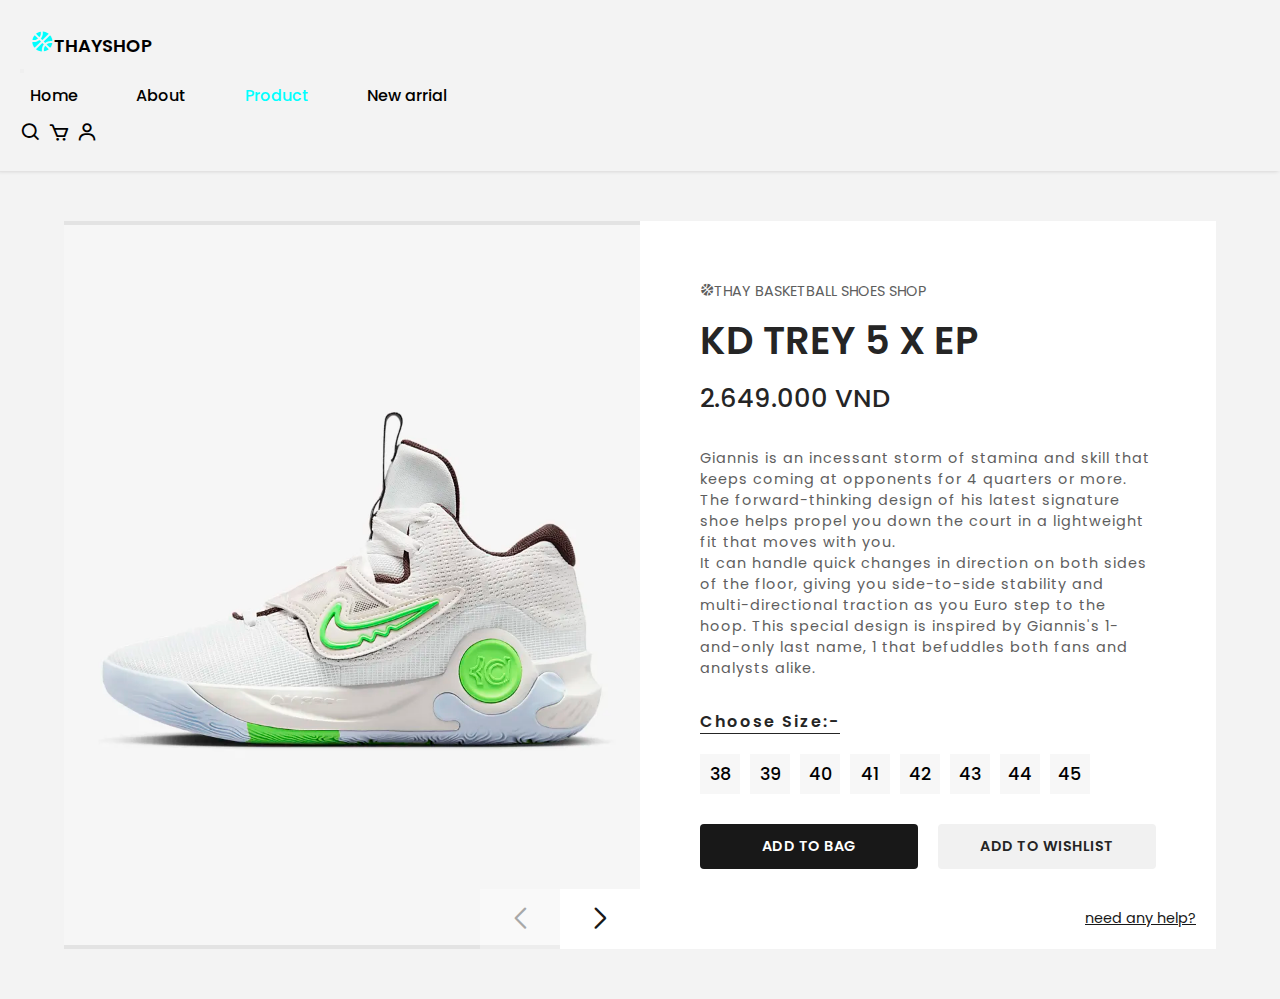
<file: Detail Product/product4.html>
<!--DOCTYPE html-->
 <html lang="en">
    <head>
        <meta charset="UTF-8">
        <meta http-equiv="X-UA-Compatible" content="IE=edge">
        <meta name="viewport" content="width=device-width, initial-scale=1.0">
        <title>THAYSHOP</title>
        <link rel="icon" type="image/x-icon" href="/Images/basketball-ball.png">
        <link rel="stylesheet" href="styleproduct.css"/>
        <link rel="stylesheet" href="https://cdn.jsdelivr.net/npm/boxicons@latest/css/boxicons.min.css">
        <link rel="preconnect" href="https://fonts.googleapis.com">
        <link rel="preconnect" href="https://fonts.gstatic.com" crossorigin>
        <link href="https://fonts.googleapis.com/css2?family=DM+Serif+Display:ital@0;1&family=Poppins:ital,wght@0,100;0,200;0,300;0,400;0,500;0,600;0,700;0,800;0,900;1,100;1,200;1,300;1,400;1,500;1,600;1,700;1,800;1,900&display=swap" rel="stylesheet">
        <link rel="stylesheet" href="https://cdnjs.cloudflare.com/ajax/libs/font-awesome/6.2.0/css/all.min.css">
        
        <!--BOOTSTRAP-->
        <link rel="stylesheet" href="https://cdn.jsdelivr.net/npm/bootstrap@4.5.3/dist/css/bootstrap.min.css" integrity="sha384-TX8t27EcRE3e/ihU7zmQxVncDAy5uIKz4rEkgIXeMed4M0jlfIDPvg6uqKI2xXr2" crossorigin="anonymous">
    
        <script src="https://code.jquery.com/jquery-3.5.1.slim.min.js" integrity="sha384-DfXdz2htPH0lsSSs5nCTpuj/zy4C+OGpamoFVy38MVBnE+IbbVYUew+OrCXaRkfj" crossorigin="anonymous"></script>
        <script src="https://cdn.jsdelivr.net/npm/popper.js@1.16.1/dist/umd/popper.min.js" integrity="sha384-9/reFTGAW83EW2RDu2S0VKaIzap3H66lZH81PoYlFhbGU+6BZp6G7niu735Sk7lN" crossorigin="anonymous"></script>
        <script src="https://cdn.jsdelivr.net/npm/bootstrap@4.5.3/dist/js/bootstrap.min.js" integrity="sha384-w1Q4orYjBQndcko6MimVbzY0tgp4pWB4lZ7lr30WKz0vr/aWKhXdBNmNb5D92v7s" crossorigin="anonymous"></script>
        <!-- Link Swiper's CSS -->
        <link
          rel="stylesheet"
          href="https://cdn.jsdelivr.net/npm/swiper/swiper-bundle.min.css"
        />
    
    
    </head>
    <body>
        <div class="container-fluid position-relative nav-bar p-0">
            <div class="container-fluid position-relative p-0" style="z-index: 9;">
                <nav class="navbar navbar-expand-lg bg-light navbar-light shadow-lg py-3 py-lg-0 pl-3 pl-lg-5">
                    <a href="" class="navbar-brand logo">
                        <h3 class="m-0 text-primary"><span class="text-dark"><i class='bx bxs-basketball' ></i>THAYSHOP</h3>
                    </a>
                    <button type="button" class="navbar-toggler" data-toggle="collapse" data-target="#navbarCollapse">
                        <span class="navbar-toggler-icon"></span>
                    </button>
                    <div class="collapse navbar-collapse justify-content-between px-3" id="navbarCollapse">
                        <div class="navbar-nav ml-auto py-3 navtext">
                            <a href="../home.html" class="nav-item">Home</a>
                            <a href="../testabout.html" class="nav-item " >About</a>
                            <a href="../index.html" class="nav-item nav-link active" style="color: aqua;">Product</a>
                            <a href="../package.html" class="nav-item">New arrial</a>
                        </div>
                    </div>
                    <div class="collapse navbar-collapse justify-content-between px-3" id="navbarCollapse">
                        <div class="navbar-nav ml-auto py-0 header-icons">
                        <i class='bx bx-search' id="search-icons"></i>
                        <i class='bx bx-cart' id="cart-icons"></i>
                        <i class='bx bx-user' id="user-icons" ></i>
                        <i class='bx bx-menu' id="menu-icons" ></i>
                        </div>
                    </div>
                </nav>
                <div class="search-box">
                    <input type="search" name="" id="search-item" placeholder="Search ..."
                    onkeyup="searchs()">
                </div>
                <!--Cart Box-->
                <div class="cart">
                    <h2 class="cart-title">Your Cart</h2>
                    <!--Content-->
                    <div class="cart-content">
                    
                    </div>
                    <!--Total-->
                <div class="total">
                    <div class="total-title">Total: </div>
                    <div class="total-price">0 VND</div>
                </div>
                <!--Buy Button-->
                <button class="truck-button">
                    <span class="default">Complete Order</span>
                    <span class="success">
                        Order Placed
                        <svg viewbox="0 0 12 10">
                            <polyline points="1.5 6 4.5 9 10.5 1"></polyline>
                        </svg>
                    </span>
                    <div class="truck">
                        <div class="wheel"></div>
                        <div class="back"></div>
                        <div class="front"></div>
                        <div class="box"></div>
                    </div>
                </button>
    
                
    
    
    
                
                <!--Cart Close-->
                <i class='bx bx-x' id="close-cart"></i>
                </div>
    
                <!--USER-->
                <div class="container" id="container">
                    <div class="form-container sign-up-container">
                        <form action="#">
                            <h1>Create Account</h1>
                            <div class="social-container">
                                <a href="#" class="social"><i class="fab fa-facebook-f"></i></a>
                                <a href="#" class="social"><i class="fab fa-google-plus-g"></i></a>
                                <a href="#" class="social"><i class="fab fa-linkedin-in"></i></a>
                            </div>
                            <span>or use your email for registration</span>
                            <input type="text" placeholder="Name" />
                            <input type="email" placeholder="Email" />
                            <input type="password" placeholder="Password" />
                            <a href="">You already have an account?</a>
                            <button class="button-singin-up">Sign Up</button>
                        </form>
                    </div>
    
                    <!--LOG IN FORM -->
    
                    <div class="user form-container sign-in-container">
                        <form action="#">
                            <h1>Sign in</h1>
                            <div class="social-container">
                                <a href="#" class="social"><i class="fab fa-facebook-f"></i></a>
                                <a href="#" class="social"><i class="fab fa-google-plus-g"></i></a>
                                <a href="#" class="social"><i class="fab fa-linkedin-in"></i></a>
                            </div>
                            <span>or use your account</span>
                            <input type="email" placeholder="Email" />
                            <input type="password" placeholder="Password" />
                            <a href="#">Forgot your password?</a>
                            <button class="button-singin-up">Sign In</button>
                        </form>
                    </div>
                    <div class="user overlay-container">
                        <div class="overlay">
                            <div class="overlay-panel overlay-left">
                                <h1 style="color:black;">Hi, Friend!</h1>
                                <p style="color: black;">Nếu bạn có tải khoản rồi hãy bấm SIGNIN</p>
                                <button class="ghost" id="signIn">Sign In</button>
                            </div>
                            <div class="overlay-panel overlay-right">
                                <h1 style="color: black;">Hello, Friend!</h1>
                                <p style="color: black;">Nếu bạn chưa có tải khoản hãy bấm vào SIGN UP</p>
                                <button class="ghost" id="signUp">Sign Up</button>
                            </div>
                        </div>
                        <i class='bx bx-x' id="close-cart2"></i>
                    </div>
                
                
                
                
                </div>
            </div>
        </div>
    
        <!--==Product-Page=================================-->
        <section id="product-page">
        <div class="product-details">
            <!--IMAGES CLASS-->
            <div class="product-img">
    
            <!-- Swiper Slider -->
            <div class="swiper mySwiper">
                <div class="swiper-wrapper">
                
                <!--Add Images-->
                <div class="swiper-slide">
                    <img src="images/detail4/1.jpg" />
                </div>
                <div class="swiper-slide">
                    <img src="images/detail4/2.jpg" />
                </div>
                <div class="swiper-slide">
                    <img src="images/detail4/3.jpg" />
                </div>
                <div class="swiper-slide">
                    <img src="images/detail4/4.jpg" />
                </div>
                <div class="swiper-slide">
                    <img src="images/detail4/5.jpg" />
                </div>
                <div class="swiper-slide">
                    <img src="images/detail4/6.jpg" />
                </div>
                <div class="swiper-slide">
                    <img src="images/detail4/7.jpg" />
                </div>
    
                </div>
    
                <!--btns-->
                <div class="slider-btns">
                    <div class="swiper-button-prev"></div>
                    <div class="swiper-button-next"></div>
                </div>
            </div>
    
            </div>
            <!--**Text************************-->
            <div class="product-text">
                <!--category-->
                <span class="product-category"><i class='bx bxs-basketball' ></i>THAY BASKETBALL SHOES SHOP</span>
                <h3>KD TREY 5 X EP</h3>
                <span class="product-price">2.649.000 VND</span>
                <p>Giannis is an incessant storm of stamina and skill that keeps coming at opponents for 4 quarters or more. The forward-thinking design of his latest signature shoe helps propel you down the court in a lightweight fit that moves with you.
                    <br/>
                    It can handle quick changes in direction on both sides of the floor, giving you side-to-side stability and multi-directional traction as you Euro step to the hoop. This special design is inspired by Giannis's 1-and-only last name, 1 that befuddles both fans and analysts alike.
                </p>
                <!--size-->
                <div class="product-size-container">
                    <strong>Choose Size:-</strong>
                    <div class="product-size">
                        <!--Size 38-->
                        <input type="checkbox" class="s-checkbox" id="s-38">
                        <label for="s-38" class="s-label">38</label>
                        <!--Size 39-->
                        <input type="checkbox" class="s-checkbox" id="s-39">
                        <label for="s-39" class="s-label">39</label>
                        <!--Size 40-->
                        <input type="checkbox" class="s-checkbox" id="s-40">
                        <label for="s-40" class="s-label">40</label>
                        <!--Size 41-->
                        <input type="checkbox" class="s-checkbox" id="s-41">
                        <label for="s-41" class="s-label">41</label>
                        <!--Size 42-->
                        <input type="checkbox" class="s-checkbox" id="s-42">
                        <label for="s-42" class="s-label">42</label>
                        <!--Size 43-->
                        <input type="checkbox" class="s-checkbox" id="s-43">
                        <label for="s-43" class="s-label">43</label>
                        <!--Size 44-->
                        <input type="checkbox" class="s-checkbox" id="s-44">
                        <label for="s-44" class="s-label">44</label>
                        <!--Size 45-->
                        <input type="checkbox" class="s-checkbox" id="s-45">
                        <label for="s-45" class="s-label">45</label>
                    </div>
                </div>
    
                <!--btn-->
                <div class="product-button">
                    <a href="#" class="add-bag-btn">Add To Bag</a>
                    <a href="#" class="add-wishlist-btn">Add To Wishlist</a>
                </div>
                <!--help-btn-->
                <a href="#" class="help-btn">Need Any Help?</a>
            </div>
        </div>
        </section>
    
        <script src="https://code.jquery.com/jquery-3.6.1.js" integrity="sha256-3zlB5s2uwoUzrXK3BT7AX3FyvojsraNFxCc2vC/7pNI="crossorigin="anonymous"></script>
    
        <script src="https://cdn.jsdelivr.net/npm/swiper/swiper-bundle.min.js"></script>
        <script src='../main.js'></script>
        <!-- Initialize Swiper -->
        <script>
          var swiper = new Swiper(".mySwiper", {
            slidesPerView: 1,
            spaceBetween: 10,
            navigation: {
              nextEl: ".swiper-button-next",
              prevEl: ".swiper-button-prev",
            },
            breakpoints: {
              450: {
                slidesPerView: 1,
                spaceBetween: 0,
              },
              820: {
                slidesPerView: 1,
                spaceBetween: 0,
              },
              1024: {
                slidesPerView: 1,
                spaceBetween:0,
              },
            },
          });
    
    
          $('.s-checkbox').on('change', function() {
                $('.s-checkbox').not(this).prop('checked', false);  
            });

            document.querySelector("#close-cart2").onclick =() =>{
            user.classList.remove("active")
            }
        </script>
    </body>
    </html>
</file>
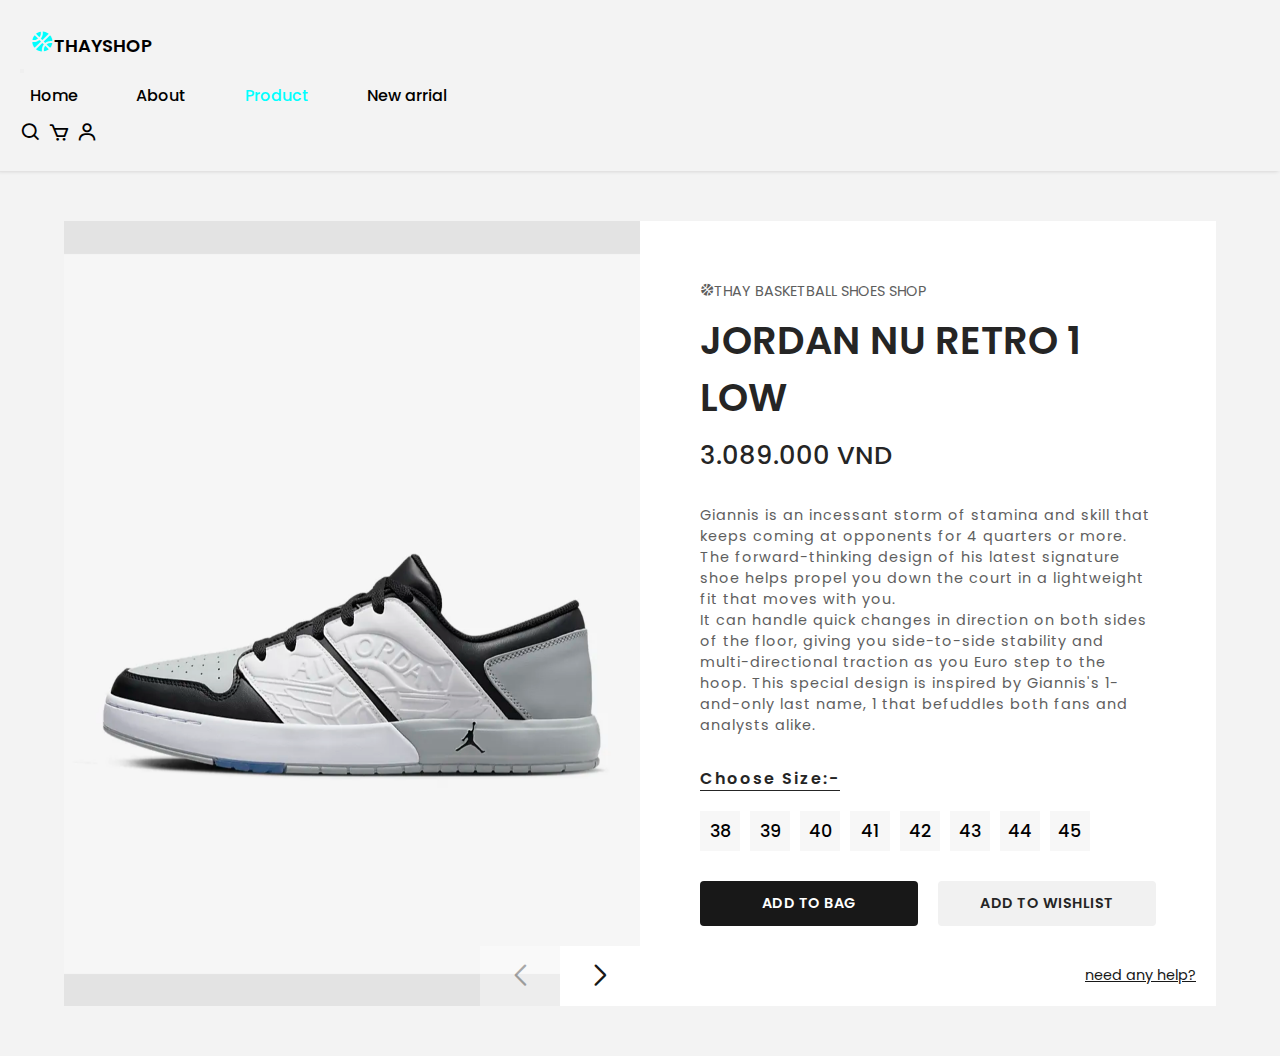
<file: Detail Product/product5.html>
<!--DOCTYPE html-->
 <html lang="en">
    <head>
        <meta charset="UTF-8">
        <meta http-equiv="X-UA-Compatible" content="IE=edge">
        <meta name="viewport" content="width=device-width, initial-scale=1.0">
        <title>THAYSHOP</title>
        <link rel="icon" type="image/x-icon" href="/Images/basketball-ball.png">
        <link rel="stylesheet" href="styleproduct.css"/>
        <link rel="stylesheet" href="https://cdn.jsdelivr.net/npm/boxicons@latest/css/boxicons.min.css">
        <link rel="preconnect" href="https://fonts.googleapis.com">
        <link rel="preconnect" href="https://fonts.gstatic.com" crossorigin>
        <link href="https://fonts.googleapis.com/css2?family=DM+Serif+Display:ital@0;1&family=Poppins:ital,wght@0,100;0,200;0,300;0,400;0,500;0,600;0,700;0,800;0,900;1,100;1,200;1,300;1,400;1,500;1,600;1,700;1,800;1,900&display=swap" rel="stylesheet">
        <link rel="stylesheet" href="https://cdnjs.cloudflare.com/ajax/libs/font-awesome/6.2.0/css/all.min.css">
        
        <!--BOOTSTRAP-->
        <link rel="stylesheet" href="https://cdn.jsdelivr.net/npm/bootstrap@4.5.3/dist/css/bootstrap.min.css" integrity="sha384-TX8t27EcRE3e/ihU7zmQxVncDAy5uIKz4rEkgIXeMed4M0jlfIDPvg6uqKI2xXr2" crossorigin="anonymous">
    
        <script src="https://code.jquery.com/jquery-3.5.1.slim.min.js" integrity="sha384-DfXdz2htPH0lsSSs5nCTpuj/zy4C+OGpamoFVy38MVBnE+IbbVYUew+OrCXaRkfj" crossorigin="anonymous"></script>
        <script src="https://cdn.jsdelivr.net/npm/popper.js@1.16.1/dist/umd/popper.min.js" integrity="sha384-9/reFTGAW83EW2RDu2S0VKaIzap3H66lZH81PoYlFhbGU+6BZp6G7niu735Sk7lN" crossorigin="anonymous"></script>
        <script src="https://cdn.jsdelivr.net/npm/bootstrap@4.5.3/dist/js/bootstrap.min.js" integrity="sha384-w1Q4orYjBQndcko6MimVbzY0tgp4pWB4lZ7lr30WKz0vr/aWKhXdBNmNb5D92v7s" crossorigin="anonymous"></script>
        <!-- Link Swiper's CSS -->
        <link
          rel="stylesheet"
          href="https://cdn.jsdelivr.net/npm/swiper/swiper-bundle.min.css"
        />
    
    
    </head>
    <body>

        <div class="container-fluid position-relative nav-bar p-0">
            <div class="container-fluid position-relative p-0" style="z-index: 9;">
                <nav class="navbar navbar-expand-lg bg-light navbar-light shadow-lg py-3 py-lg-0 pl-3 pl-lg-5">
                    <a href="" class="navbar-brand logo">
                        <h3 class="m-0 text-primary"><span class="text-dark"><i class='bx bxs-basketball' ></i>THAYSHOP</h3>
                    </a>
                    <button type="button" class="navbar-toggler" data-toggle="collapse" data-target="#navbarCollapse">
                        <span class="navbar-toggler-icon"></span>
                    </button>
                    <div class="collapse navbar-collapse justify-content-between px-3" id="navbarCollapse">
                        <div class="navbar-nav ml-auto py-3 navtext">
                            <a href="../home.html" class="nav-item">Home</a>
                            <a href="../testabout.html" class="nav-item " >About</a>
                            <a href="../index.html" class="nav-item nav-link active" style="color: aqua;">Product</a>
                            <a href="../package.html" class="nav-item">New arrial</a>
                        </div>
                    </div>
                    <div class="collapse navbar-collapse justify-content-between px-3" id="navbarCollapse">
                        <div class="navbar-nav ml-auto py-0 header-icons">
                        <i class='bx bx-search' id="search-icons"></i>
                        <i class='bx bx-cart' id="cart-icons"></i>
                        <i class='bx bx-user' id="user-icons" ></i>
                        <i class='bx bx-menu' id="menu-icons" ></i>
                        </div>
                    </div>
                </nav>
                <div class="search-box">
                    <input type="search" name="" id="search-item" placeholder="Search ..."
                    onkeyup="searchs()">
                </div>
                <!--Cart Box-->
                <div class="cart">
                    <h2 class="cart-title">Your Cart</h2>
                    <!--Content-->
                    <div class="cart-content">
                    
                    </div>
                    <!--Total-->
                <div class="total">
                    <div class="total-title">Total: </div>
                    <div class="total-price">0 VND</div>
                </div>
                <!--Buy Button-->
                <button class="truck-button">
                    <span class="default">Complete Order</span>
                    <span class="success">
                        Order Placed
                        <svg viewbox="0 0 12 10">
                            <polyline points="1.5 6 4.5 9 10.5 1"></polyline>
                        </svg>
                    </span>
                    <div class="truck">
                        <div class="wheel"></div>
                        <div class="back"></div>
                        <div class="front"></div>
                        <div class="box"></div>
                    </div>
                </button>
    
                
    
    
    
                
                <!--Cart Close-->
                <i class='bx bx-x' id="close-cart"></i>
                </div>
    
                <!--USER-->
                <div class="container" id="container">
                    <div class="form-container sign-up-container">
                        <form action="#">
                            <h1>Create Account</h1>
                            <div class="social-container">
                                <a href="#" class="social"><i class="fab fa-facebook-f"></i></a>
                                <a href="#" class="social"><i class="fab fa-google-plus-g"></i></a>
                                <a href="#" class="social"><i class="fab fa-linkedin-in"></i></a>
                            </div>
                            <span>or use your email for registration</span>
                            <input type="text" placeholder="Name" />
                            <input type="email" placeholder="Email" />
                            <input type="password" placeholder="Password" />
                            <a href="">You already have an account?</a>
                            <button class="button-singin-up">Sign Up</button>
                        </form>
                    </div>
    
                    <!--LOG IN FORM -->
    
                    <div class="user form-container sign-in-container">
                        <form action="#">
                            <h1>Sign in</h1>
                            <div class="social-container">
                                <a href="#" class="social"><i class="fab fa-facebook-f"></i></a>
                                <a href="#" class="social"><i class="fab fa-google-plus-g"></i></a>
                                <a href="#" class="social"><i class="fab fa-linkedin-in"></i></a>
                            </div>
                            <span>or use your account</span>
                            <input type="email" placeholder="Email" />
                            <input type="password" placeholder="Password" />
                            <a href="#">Forgot your password?</a>
                            <button class="button-singin-up">Sign In</button>
                        </form>
                    </div>
                    <div class="user overlay-container">
                        <div class="overlay">
                            <div class="overlay-panel overlay-left">
                                <h1 style="color:black;">Hi, Friend!</h1>
                                <p style="color: black;">Nếu bạn có tải khoản rồi hãy bấm SIGNIN</p>
                                <button class="ghost" id="signIn">Sign In</button>
                            </div>
                            <div class="overlay-panel overlay-right">
                                <h1 style="color: black;">Hello, Friend!</h1>
                                <p style="color: black;">Nếu bạn chưa có tải khoản hãy bấm vào SIGN UP</p>
                                <button class="ghost" id="signUp">Sign Up</button>
                            </div>
                        </div>
                        <i class='bx bx-x' id="close-cart2"></i>
                    </div>
                </div>
            </div>
        </div>
    
        <!--==Product-Page=================================-->
        <section id="product-page">
        <div class="product-details">
            <!--IMAGES CLASS-->
            <div class="product-img">
    
            <!-- Swiper Slider -->
            <div class="swiper mySwiper">
                <div class="swiper-wrapper">
                
                <!--Add Images-->
                <div class="swiper-slide">
                    <img src="images/detail5/1.jpg" />
                </div>
                <div class="swiper-slide">
                    <img src="images/detail5/2.jpg" />
                </div>
                <div class="swiper-slide">
                    <img src="images/detail5/3.jpg" />
                </div>
                <div class="swiper-slide">
                    <img src="images/detail5/4.jpg" />
                </div>
                <div class="swiper-slide">
                    <img src="images/detail5/5.jpg" />
                </div>
                <div class="swiper-slide">
                    <img src="images/detail5/6.jpg" />
                </div>
                <div class="swiper-slide">
                    <img src="images/detail5/7.jpg" />
                </div>
    
                </div>
    
                <!--btns-->
                <div class="slider-btns">
                    <div class="swiper-button-prev"></div>
                    <div class="swiper-button-next"></div>
                </div>
            </div>
    
            </div>
            <!--**Text************************-->
            <div class="product-text">
                <!--category-->
                <span class="product-category"><i class='bx bxs-basketball' ></i>THAY BASKETBALL SHOES SHOP</span>
                <h3>JORDAN NU RETRO 1 LOW</h3>
                <span class="product-price">3.089.000 VND</span>
                <p>Giannis is an incessant storm of stamina and skill that keeps coming at opponents for 4 quarters or more. The forward-thinking design of his latest signature shoe helps propel you down the court in a lightweight fit that moves with you.
                    <br/>
                    It can handle quick changes in direction on both sides of the floor, giving you side-to-side stability and multi-directional traction as you Euro step to the hoop. This special design is inspired by Giannis's 1-and-only last name, 1 that befuddles both fans and analysts alike.
                </p>
                <!--size-->
                <div class="product-size-container">
                    <strong>Choose Size:-</strong>
                    <div class="product-size">
                        <!--Size 38-->
                        <input type="checkbox" class="s-checkbox" id="s-38">
                        <label for="s-38" class="s-label">38</label>
                        <!--Size 39-->
                        <input type="checkbox" class="s-checkbox" id="s-39">
                        <label for="s-39" class="s-label">39</label>
                        <!--Size 40-->
                        <input type="checkbox" class="s-checkbox" id="s-40">
                        <label for="s-40" class="s-label">40</label>
                        <!--Size 41-->
                        <input type="checkbox" class="s-checkbox" id="s-41">
                        <label for="s-41" class="s-label">41</label>
                        <!--Size 42-->
                        <input type="checkbox" class="s-checkbox" id="s-42">
                        <label for="s-42" class="s-label">42</label>
                        <!--Size 43-->
                        <input type="checkbox" class="s-checkbox" id="s-43">
                        <label for="s-43" class="s-label">43</label>
                        <!--Size 44-->
                        <input type="checkbox" class="s-checkbox" id="s-44">
                        <label for="s-44" class="s-label">44</label>
                        <!--Size 45-->
                        <input type="checkbox" class="s-checkbox" id="s-45">
                        <label for="s-45" class="s-label">45</label>
                    </div>
                </div>
    
                <!--btn-->
                <div class="product-button">
                    <a href="#" class="add-bag-btn">Add To Bag</a>
                    <a href="#" class="add-wishlist-btn">Add To Wishlist</a>
                </div>
                <!--help-btn-->
                <a href="#" class="help-btn">Need Any Help?</a>
            </div>
        </div>
        </section>
    
        <script src="https://code.jquery.com/jquery-3.6.1.js" integrity="sha256-3zlB5s2uwoUzrXK3BT7AX3FyvojsraNFxCc2vC/7pNI="crossorigin="anonymous"></script>
    
        <script src="https://cdn.jsdelivr.net/npm/swiper/swiper-bundle.min.js"></script>
        


        <!-- Initialize Swiper -->
        <script>
          var swiper = new Swiper(".mySwiper", {
            slidesPerView: 1,
            spaceBetween: 10,
            navigation: {
              nextEl: ".swiper-button-next",
              prevEl: ".swiper-button-prev",
            },
            breakpoints: {
              450: {
                slidesPerView: 1,
                spaceBetween: 0,
              },
              820: {
                slidesPerView: 1,
                spaceBetween: 0,
              },
              1024: {
                slidesPerView: 1,
                spaceBetween:0,
              },
            },
          });
    
    
          $('.s-checkbox').on('change', function() {
                $('.s-checkbox').not(this).prop('checked', false);  
            });
            
            document.querySelector("#close-cart2").onclick =() =>{
            user.classList.remove("active")
            }
        </script>
        <script src='../main.js'></script>
    </body>
    </html>
</file>
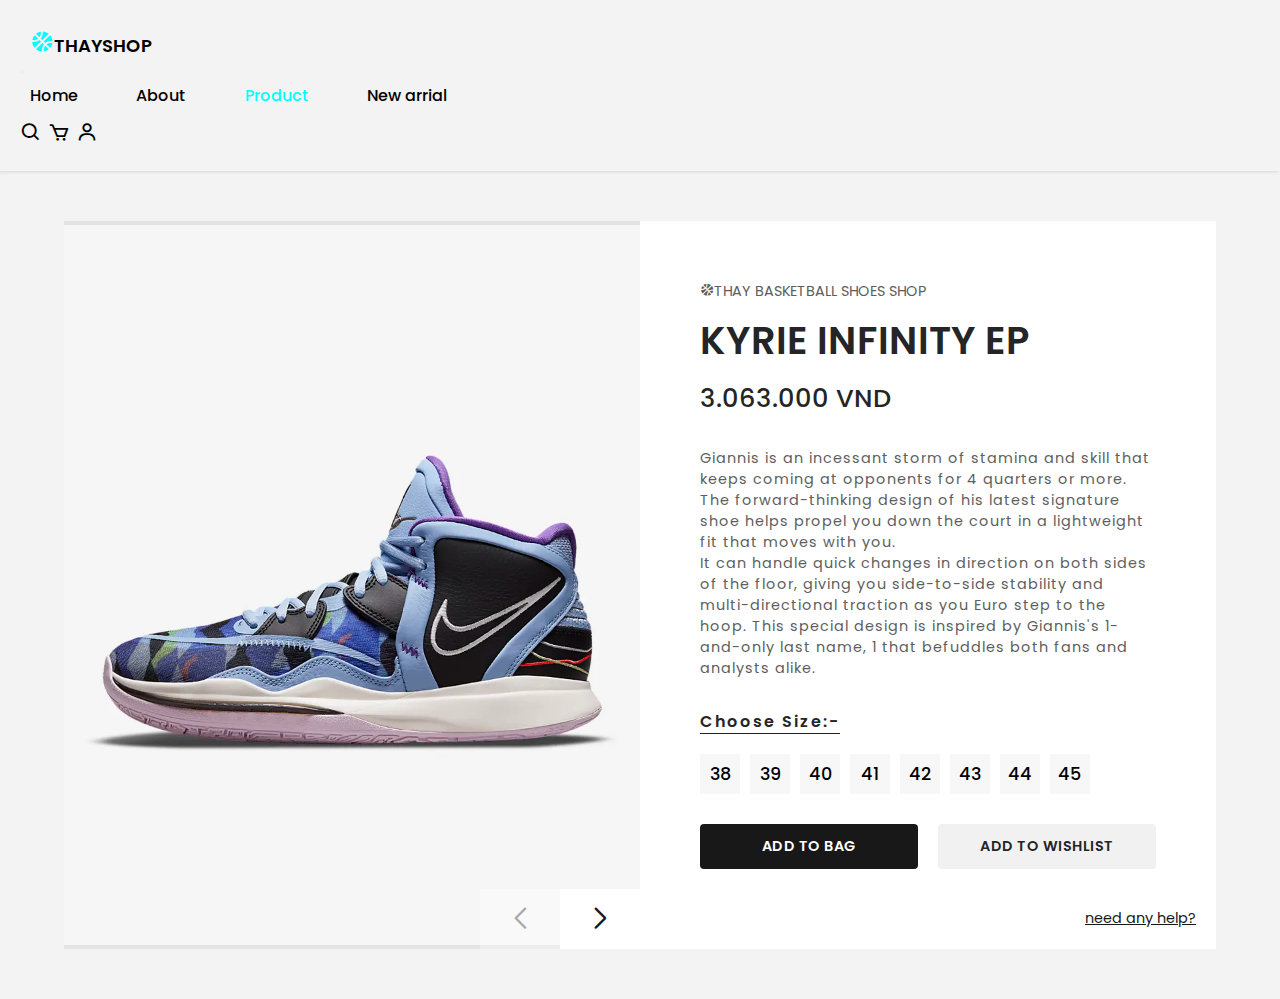
<file: Detail Product/product6.html>
<!--DOCTYPE html-->
 <html lang="en">
    <head>
        <meta charset="UTF-8">
        <meta http-equiv="X-UA-Compatible" content="IE=edge">
        <meta name="viewport" content="width=device-width, initial-scale=1.0">
        <title>THAYSHOP</title>
        <link rel="icon" type="image/x-icon" href="/Images/basketball-ball.png">
        <link rel="stylesheet" href="styleproduct.css"/>
        <link rel="stylesheet" href="https://cdn.jsdelivr.net/npm/boxicons@latest/css/boxicons.min.css">
        <link rel="preconnect" href="https://fonts.googleapis.com">
        <link rel="preconnect" href="https://fonts.gstatic.com" crossorigin>
        <link href="https://fonts.googleapis.com/css2?family=DM+Serif+Display:ital@0;1&family=Poppins:ital,wght@0,100;0,200;0,300;0,400;0,500;0,600;0,700;0,800;0,900;1,100;1,200;1,300;1,400;1,500;1,600;1,700;1,800;1,900&display=swap" rel="stylesheet">
        <link rel="stylesheet" href="https://cdnjs.cloudflare.com/ajax/libs/font-awesome/6.2.0/css/all.min.css">
    
        <!-- Link Swiper's CSS -->
        <link
          rel="stylesheet"
          href="https://cdn.jsdelivr.net/npm/swiper/swiper-bundle.min.css"
        />
        <!--BOOTSTRAP-->
        <link rel="stylesheet" href="https://cdn.jsdelivr.net/npm/bootstrap@4.5.3/dist/css/bootstrap.min.css" integrity="sha384-TX8t27EcRE3e/ihU7zmQxVncDAy5uIKz4rEkgIXeMed4M0jlfIDPvg6uqKI2xXr2" crossorigin="anonymous">
    
        <script src="https://code.jquery.com/jquery-3.5.1.slim.min.js" integrity="sha384-DfXdz2htPH0lsSSs5nCTpuj/zy4C+OGpamoFVy38MVBnE+IbbVYUew+OrCXaRkfj" crossorigin="anonymous"></script>
        <script src="https://cdn.jsdelivr.net/npm/popper.js@1.16.1/dist/umd/popper.min.js" integrity="sha384-9/reFTGAW83EW2RDu2S0VKaIzap3H66lZH81PoYlFhbGU+6BZp6G7niu735Sk7lN" crossorigin="anonymous"></script>
        <script src="https://cdn.jsdelivr.net/npm/bootstrap@4.5.3/dist/js/bootstrap.min.js" integrity="sha384-w1Q4orYjBQndcko6MimVbzY0tgp4pWB4lZ7lr30WKz0vr/aWKhXdBNmNb5D92v7s" crossorigin="anonymous"></script>
    
    
    </head>
    <body>
        
        <div class="container-fluid position-relative nav-bar p-0">
            <div class="container-fluid position-relative p-0" style="z-index: 9;">
                <nav class="navbar navbar-expand-lg bg-light navbar-light shadow-lg py-3 py-lg-0 pl-3 pl-lg-5">
                    <a href="" class="navbar-brand logo">
                        <h3 class="m-0 text-primary"><span class="text-dark"><i class='bx bxs-basketball' ></i>THAYSHOP</h3>
                    </a>
                    <button type="button" class="navbar-toggler" data-toggle="collapse" data-target="#navbarCollapse">
                        <span class="navbar-toggler-icon"></span>
                    </button>
                    <div class="collapse navbar-collapse justify-content-between px-3" id="navbarCollapse">
                        <div class="navbar-nav ml-auto py-3 navtext">
                            <a href="../home.html" class="nav-item">Home</a>
                            <a href="../testabout.html" class="nav-item " >About</a>
                            <a href="../index.html" class="nav-item nav-link active" style="color: aqua;">Product</a>
                            <a href="../package.html" class="nav-item">New arrial</a>
                        </div>
                    </div>
                    <div class="collapse navbar-collapse justify-content-between px-3" id="navbarCollapse">
                        <div class="navbar-nav ml-auto py-0 header-icons">
                        <i class='bx bx-search' id="search-icons"></i>
                        <i class='bx bx-cart' id="cart-icons"></i>
                        <i class='bx bx-user' id="user-icons" ></i>
                        <i class='bx bx-menu' id="menu-icons" ></i>
                        </div>
                    </div>
                </nav>
                <div class="search-box">
                    <input type="search" name="" id="search-item" placeholder="Search ..."
                    onkeyup="searchs()">
                </div>
                <!--Cart Box-->
                <div class="cart">
                    <h2 class="cart-title">Your Cart</h2>
                    <!--Content-->
                    <div class="cart-content">
                    
                    </div>
                    <!--Total-->
                <div class="total">
                    <div class="total-title">Total: </div>
                    <div class="total-price">0 VND</div>
                </div>
                <!--Buy Button-->
                <button class="truck-button">
                    <span class="default">Complete Order</span>
                    <span class="success">
                        Order Placed
                        <svg viewbox="0 0 12 10">
                            <polyline points="1.5 6 4.5 9 10.5 1"></polyline>
                        </svg>
                    </span>
                    <div class="truck">
                        <div class="wheel"></div>
                        <div class="back"></div>
                        <div class="front"></div>
                        <div class="box"></div>
                    </div>
                </button>
    
                
    
    
    
                
                <!--Cart Close-->
                <i class='bx bx-x' id="close-cart"></i>
                </div>
    
                <!--USER-->
                <div class="container" id="container">
                    <div class="form-container sign-up-container">
                        <form action="#">
                            <h1>Create Account</h1>
                            <div class="social-container">
                                <a href="#" class="social"><i class="fab fa-facebook-f"></i></a>
                                <a href="#" class="social"><i class="fab fa-google-plus-g"></i></a>
                                <a href="#" class="social"><i class="fab fa-linkedin-in"></i></a>
                            </div>
                            <span>or use your email for registration</span>
                            <input type="text" placeholder="Name" />
                            <input type="email" placeholder="Email" />
                            <input type="password" placeholder="Password" />
                            <a href="">You already have an account?</a>
                            <button class="button-singin-up">Sign Up</button>
                        </form>
                    </div>
    
                    <!--LOG IN FORM -->
    
                    <div class="user form-container sign-in-container">
                        <form action="#">
                            <h1>Sign in</h1>
                            <div class="social-container">
                                <a href="#" class="social"><i class="fab fa-facebook-f"></i></a>
                                <a href="#" class="social"><i class="fab fa-google-plus-g"></i></a>
                                <a href="#" class="social"><i class="fab fa-linkedin-in"></i></a>
                            </div>
                            <span>or use your account</span>
                            <input type="email" placeholder="Email" />
                            <input type="password" placeholder="Password" />
                            <a href="#">Forgot your password?</a>
                            <button class="button-singin-up">Sign In</button>
                        </form>
                    </div>
                    <div class="user overlay-container">
                        <div class="overlay">
                            <div class="overlay-panel overlay-left">
                                <h1 style="color:black;">Hi, Friend!</h1>
                                <p style="color: black;">Nếu bạn có tải khoản rồi hãy bấm SIGNIN</p>
                                <button class="ghost" id="signIn">Sign In</button>
                            </div>
                            <div class="overlay-panel overlay-right">
                                <h1 style="color: black;">Hello, Friend!</h1>
                                <p style="color: black;">Nếu bạn chưa có tải khoản hãy bấm vào SIGN UP</p>
                                <button class="ghost" id="signUp">Sign Up</button>
                            </div>
                        </div>
                        <i class='bx bx-x' id="close-cart2"></i>
                    </div>
                </div>
            </div>
        </div>
        <!--==Product-Page=================================-->
        <section id="product-page">
        <div class="product-details">
            <!--IMAGES CLASS-->
            <div class="product-img">
    
            <!-- Swiper Slider -->
            <div class="swiper mySwiper">
                <div class="swiper-wrapper">
                
                <!--Add Images-->
                <div class="swiper-slide">
                    <img src="images/detail6/1.jpg" />
                </div>
                <div class="swiper-slide">
                    <img src="images/detail6/2.jpg" />
                </div>
                <div class="swiper-slide">
                    <img src="images/detail6/3.jpg" />
                </div>
                <div class="swiper-slide">
                    <img src="images/detail6/4.jpg" />
                </div>
                <div class="swiper-slide">
                    <img src="images/detail6/5.jpg" />
                </div>
                <div class="swiper-slide">
                    <img src="images/detail6/6.jpg" />
                </div>
                <div class="swiper-slide">
                    <img src="images/detail6/7.jpg" />
                </div>
    
                </div>
    
                <!--btns-->
                <div class="slider-btns">
                    <div class="swiper-button-prev"></div>
                    <div class="swiper-button-next"></div>
                </div>
            </div>
    
            </div>
            <!--**Text************************-->
            <div class="product-text">
                <!--category-->
                <span class="product-category"><i class='bx bxs-basketball' ></i>THAY BASKETBALL SHOES SHOP</span>
                <h3>KYRIE INFINITY EP</h3>
                <span class="product-price">3.063.000 VND</span>
                <p>Giannis is an incessant storm of stamina and skill that keeps coming at opponents for 4 quarters or more. The forward-thinking design of his latest signature shoe helps propel you down the court in a lightweight fit that moves with you.
                    <br/>
                    It can handle quick changes in direction on both sides of the floor, giving you side-to-side stability and multi-directional traction as you Euro step to the hoop. This special design is inspired by Giannis's 1-and-only last name, 1 that befuddles both fans and analysts alike.
                </p>
                <!--size-->
                <div class="product-size-container">
                    <strong>Choose Size:-</strong>
                    <div class="product-size">
                        <!--Size 38-->
                        <input type="checkbox" class="s-checkbox" id="s-38">
                        <label for="s-38" class="s-label">38</label>
                        <!--Size 39-->
                        <input type="checkbox" class="s-checkbox" id="s-39">
                        <label for="s-39" class="s-label">39</label>
                        <!--Size 40-->
                        <input type="checkbox" class="s-checkbox" id="s-40">
                        <label for="s-40" class="s-label">40</label>
                        <!--Size 41-->
                        <input type="checkbox" class="s-checkbox" id="s-41">
                        <label for="s-41" class="s-label">41</label>
                        <!--Size 42-->
                        <input type="checkbox" class="s-checkbox" id="s-42">
                        <label for="s-42" class="s-label">42</label>
                        <!--Size 43-->
                        <input type="checkbox" class="s-checkbox" id="s-43">
                        <label for="s-43" class="s-label">43</label>
                        <!--Size 44-->
                        <input type="checkbox" class="s-checkbox" id="s-44">
                        <label for="s-44" class="s-label">44</label>
                        <!--Size 45-->
                        <input type="checkbox" class="s-checkbox" id="s-45">
                        <label for="s-45" class="s-label">45</label>
                    </div>
                </div>
    
                <!--btn-->
                <div class="product-button">
                    <a href="#" class="add-bag-btn">Add To Bag</a>
                    <a href="#" class="add-wishlist-btn">Add To Wishlist</a>
                </div>
                <!--help-btn-->
                <a href="#" class="help-btn">Need Any Help?</a>
            </div>
        </div>
        </section>
    
        <script src="https://code.jquery.com/jquery-3.6.1.js" integrity="sha256-3zlB5s2uwoUzrXK3BT7AX3FyvojsraNFxCc2vC/7pNI="crossorigin="anonymous"></script>
    
        <script src="https://cdn.jsdelivr.net/npm/swiper/swiper-bundle.min.js"></script>
    
        <!-- Initialize Swiper -->
        <script>
          var swiper = new Swiper(".mySwiper", {
            slidesPerView: 1,
            spaceBetween: 10,
            navigation: {
              nextEl: ".swiper-button-next",
              prevEl: ".swiper-button-prev",
            },
            breakpoints: {
              450: {
                slidesPerView: 1,
                spaceBetween: 0,
              },
              820: {
                slidesPerView: 1,
                spaceBetween: 0,
              },
              1024: {
                slidesPerView: 1,
                spaceBetween:0,
              },
            },
          });
    
    
          $('.s-checkbox').on('change', function() {
                $('.s-checkbox').not(this).prop('checked', false);  
            });
            document.querySelector("#close-cart2").onclick =() =>{
            user.classList.remove("active")
            }
        </script>
        <script src='../main.js'></script>
    </body>
    </html>
</file>
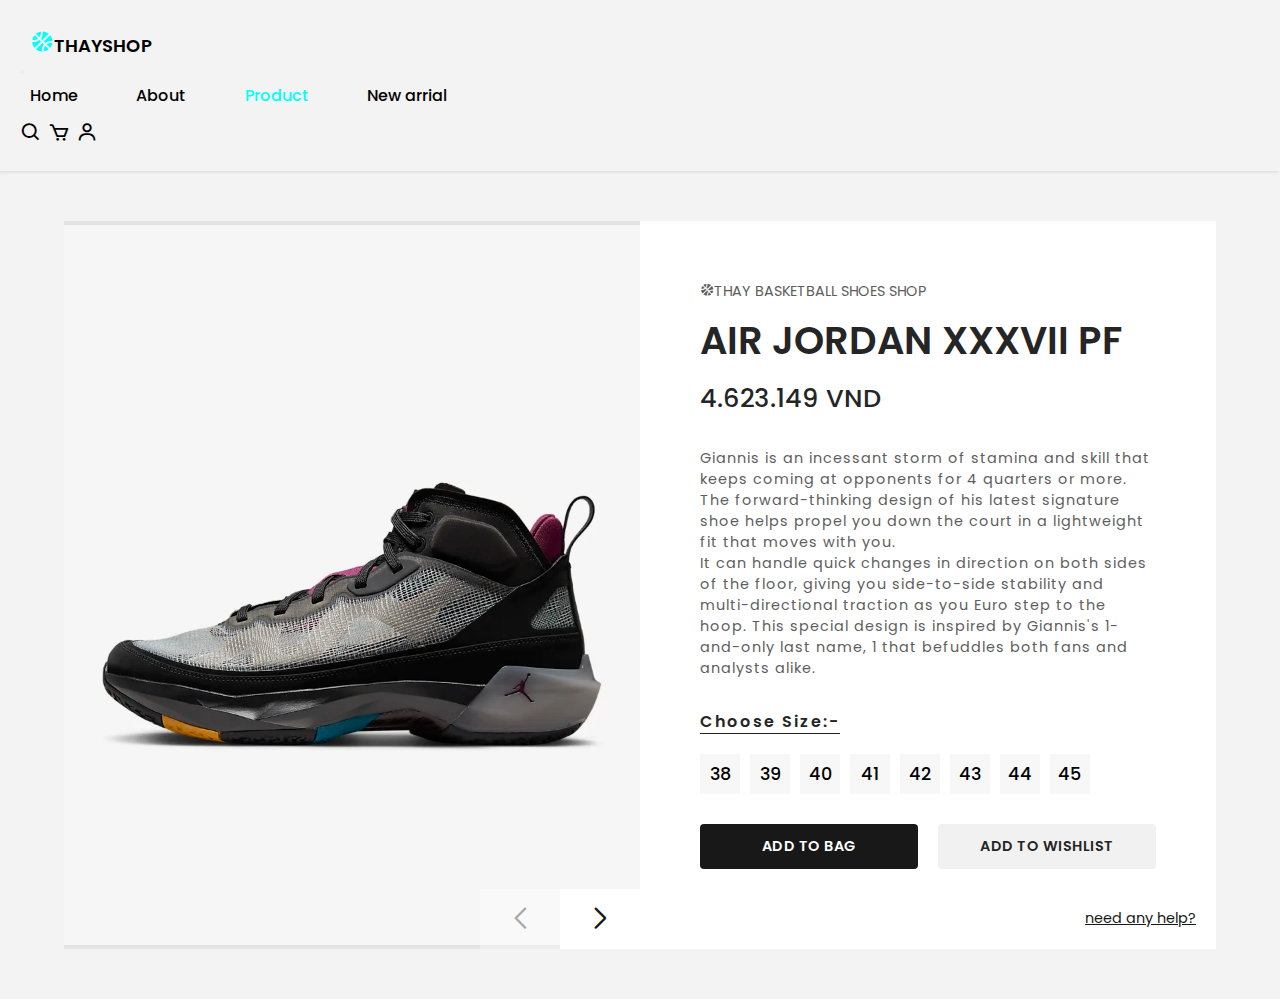
<file: Detail Product/product7.html>
<!--DOCTYPE html-->
 <html lang="en">
    <head>
        <meta charset="UTF-8">
        <meta http-equiv="X-UA-Compatible" content="IE=edge">
        <meta name="viewport" content="width=device-width, initial-scale=1.0">
        <title>THAYSHOP</title>
        <link rel="icon" type="image/x-icon" href="/Images/basketball-ball.png">
        <link rel="stylesheet" href="styleproduct.css"/>
        <link rel="stylesheet" href="https://cdn.jsdelivr.net/npm/boxicons@latest/css/boxicons.min.css">
        <link rel="preconnect" href="https://fonts.googleapis.com">
        <link rel="preconnect" href="https://fonts.gstatic.com" crossorigin>
        <link href="https://fonts.googleapis.com/css2?family=DM+Serif+Display:ital@0;1&family=Poppins:ital,wght@0,100;0,200;0,300;0,400;0,500;0,600;0,700;0,800;0,900;1,100;1,200;1,300;1,400;1,500;1,600;1,700;1,800;1,900&display=swap" rel="stylesheet">
        <link rel="stylesheet" href="https://cdnjs.cloudflare.com/ajax/libs/font-awesome/6.2.0/css/all.min.css">
        
        <!--BOOTSTRAP-->
        <link rel="stylesheet" href="https://cdn.jsdelivr.net/npm/bootstrap@4.5.3/dist/css/bootstrap.min.css" integrity="sha384-TX8t27EcRE3e/ihU7zmQxVncDAy5uIKz4rEkgIXeMed4M0jlfIDPvg6uqKI2xXr2" crossorigin="anonymous">
    
        <script src="https://code.jquery.com/jquery-3.5.1.slim.min.js" integrity="sha384-DfXdz2htPH0lsSSs5nCTpuj/zy4C+OGpamoFVy38MVBnE+IbbVYUew+OrCXaRkfj" crossorigin="anonymous"></script>
        <script src="https://cdn.jsdelivr.net/npm/popper.js@1.16.1/dist/umd/popper.min.js" integrity="sha384-9/reFTGAW83EW2RDu2S0VKaIzap3H66lZH81PoYlFhbGU+6BZp6G7niu735Sk7lN" crossorigin="anonymous"></script>
        <script src="https://cdn.jsdelivr.net/npm/bootstrap@4.5.3/dist/js/bootstrap.min.js" integrity="sha384-w1Q4orYjBQndcko6MimVbzY0tgp4pWB4lZ7lr30WKz0vr/aWKhXdBNmNb5D92v7s" crossorigin="anonymous"></script>

        <!-- Link Swiper's CSS -->
        <link
          rel="stylesheet"
          href="https://cdn.jsdelivr.net/npm/swiper/swiper-bundle.min.css"
        />
    
    
    </head>
    <body>

        <div class="container-fluid position-relative nav-bar p-0">
            <div class="container-fluid position-relative p-0" style="z-index: 9;">
                <nav class="navbar navbar-expand-lg bg-light navbar-light shadow-lg py-3 py-lg-0 pl-3 pl-lg-5">
                    <a href="" class="navbar-brand logo">
                        <h3 class="m-0 text-primary"><span class="text-dark"><i class='bx bxs-basketball' ></i>THAYSHOP</h3>
                    </a>
                    <button type="button" class="navbar-toggler" data-toggle="collapse" data-target="#navbarCollapse">
                        <span class="navbar-toggler-icon"></span>
                    </button>
                    <div class="collapse navbar-collapse justify-content-between px-3" id="navbarCollapse">
                        <div class="navbar-nav ml-auto py-3 navtext">
                            <a href="../home.html" class="nav-item">Home</a>
                            <a href="../testabout.html" class="nav-item " >About</a>
                            <a href="../index.html" class="nav-item nav-link active" style="color: aqua;">Product</a>
                            <a href="../package.html" class="nav-item">New arrial</a>
                        </div>
                    </div>
                    <div class="collapse navbar-collapse justify-content-between px-3" id="navbarCollapse">
                        <div class="navbar-nav ml-auto py-0 header-icons">
                        <i class='bx bx-search' id="search-icons"></i>
                        <i class='bx bx-cart' id="cart-icons"></i>
                        <i class='bx bx-user' id="user-icons" ></i>
                        <i class='bx bx-menu' id="menu-icons" ></i>
                        </div>
                    </div>
                </nav>
                <div class="search-box">
                    <input type="search" name="" id="search-item" placeholder="Search ..."
                    onkeyup="searchs()">
                </div>
                <!--Cart Box-->
                <div class="cart">
                    <h2 class="cart-title">Your Cart</h2>
                    <!--Content-->
                    <div class="cart-content">
                    
                    </div>
                    <!--Total-->
                <div class="total">
                    <div class="total-title">Total: </div>
                    <div class="total-price">0 VND</div>
                </div>
                <!--Buy Button-->
                <button class="truck-button">
                    <span class="default">Complete Order</span>
                    <span class="success">
                        Order Placed
                        <svg viewbox="0 0 12 10">
                            <polyline points="1.5 6 4.5 9 10.5 1"></polyline>
                        </svg>
                    </span>
                    <div class="truck">
                        <div class="wheel"></div>
                        <div class="back"></div>
                        <div class="front"></div>
                        <div class="box"></div>
                    </div>
                </button>
    
                
    
    
    
                
                <!--Cart Close-->
                <i class='bx bx-x' id="close-cart"></i>
                </div>
    
                <!--USER-->
                <div class="container" id="container">
                    <div class="form-container sign-up-container">
                        <form action="#">
                            <h1>Create Account</h1>
                            <div class="social-container">
                                <a href="#" class="social"><i class="fab fa-facebook-f"></i></a>
                                <a href="#" class="social"><i class="fab fa-google-plus-g"></i></a>
                                <a href="#" class="social"><i class="fab fa-linkedin-in"></i></a>
                            </div>
                            <span>or use your email for registration</span>
                            <input type="text" placeholder="Name" />
                            <input type="email" placeholder="Email" />
                            <input type="password" placeholder="Password" />
                            <a href="">You already have an account?</a>
                            <button class="button-singin-up">Sign Up</button>
                        </form>
                    </div>
    
                    <!--LOG IN FORM -->
    
                    <div class="user form-container sign-in-container">
                        <form action="#">
                            <h1>Sign in</h1>
                            <div class="social-container">
                                <a href="#" class="social"><i class="fab fa-facebook-f"></i></a>
                                <a href="#" class="social"><i class="fab fa-google-plus-g"></i></a>
                                <a href="#" class="social"><i class="fab fa-linkedin-in"></i></a>
                            </div>
                            <span>or use your account</span>
                            <input type="email" placeholder="Email" />
                            <input type="password" placeholder="Password" />
                            <a href="#">Forgot your password?</a>
                            <button class="button-singin-up">Sign In</button>
                        </form>
                    </div>
                    <div class="user overlay-container">
                        <div class="overlay">
                            <div class="overlay-panel overlay-left">
                                <h1 style="color:black;">Hi, Friend!</h1>
                                <p style="color: black;">Nếu bạn có tải khoản rồi hãy bấm SIGNIN</p>
                                <button class="ghost" id="signIn">Sign In</button>
                            </div>
                            <div class="overlay-panel overlay-right">
                                <h1 style="color: black;">Hello, Friend!</h1>
                                <p style="color: black;">Nếu bạn chưa có tải khoản hãy bấm vào SIGN UP</p>
                                <button class="ghost" id="signUp">Sign Up</button>
                            </div>
                        </div>
                        <i class='bx bx-x' id="close-cart2"></i>
                    </div>
                </div>
            </div>
        </div>
    
        <!--==Product-Page=================================-->
        <section id="product-page">
        <div class="product-details">
            <!--IMAGES CLASS-->
            <div class="product-img">
    
            <!-- Swiper Slider -->
            <div class="swiper mySwiper">
                <div class="swiper-wrapper">
                
                <!--Add Images-->
                <div class="swiper-slide">
                    <img src="images/detail7/1.jpg" />
                </div>
                <div class="swiper-slide">
                    <img src="images/detail7/2.jpg" />
                </div>
                <div class="swiper-slide">
                    <img src="images/detail7/3.jpg" />
                </div>
                <div class="swiper-slide">
                    <img src="images/detail7/4.jpg" />
                </div>
                <div class="swiper-slide">
                    <img src="images/detail7/5.jpg" />
                </div>
                <div class="swiper-slide">
                    <img src="images/detail7/6.jpg" />
                </div>
                <div class="swiper-slide">
                    <img src="images/detail7/7.jpg" />
                </div>
    
                </div>
    
                <!--btns-->
                <div class="slider-btns">
                    <div class="swiper-button-prev"></div>
                    <div class="swiper-button-next"></div>
                </div>
            </div>
    
            </div>
            <!--**Text************************-->
            <div class="product-text">
                <!--category-->
                <span class="product-category"><i class='bx bxs-basketball' ></i>THAY BASKETBALL SHOES SHOP</span>
                <h3>AIR JORDAN XXXVII PF</h3>
                <span class="product-price">4.623.149 VND</span>
                <p>Giannis is an incessant storm of stamina and skill that keeps coming at opponents for 4 quarters or more. The forward-thinking design of his latest signature shoe helps propel you down the court in a lightweight fit that moves with you.
                    <br/>
                    It can handle quick changes in direction on both sides of the floor, giving you side-to-side stability and multi-directional traction as you Euro step to the hoop. This special design is inspired by Giannis's 1-and-only last name, 1 that befuddles both fans and analysts alike.
                </p>
                <!--size-->
                <div class="product-size-container">
                    <strong>Choose Size:-</strong>
                    <div class="product-size">
                        <!--Size 38-->
                        <input type="checkbox" class="s-checkbox" id="s-38">
                        <label for="s-38" class="s-label">38</label>
                        <!--Size 39-->
                        <input type="checkbox" class="s-checkbox" id="s-39">
                        <label for="s-39" class="s-label">39</label>
                        <!--Size 40-->
                        <input type="checkbox" class="s-checkbox" id="s-40">
                        <label for="s-40" class="s-label">40</label>
                        <!--Size 41-->
                        <input type="checkbox" class="s-checkbox" id="s-41">
                        <label for="s-41" class="s-label">41</label>
                        <!--Size 42-->
                        <input type="checkbox" class="s-checkbox" id="s-42">
                        <label for="s-42" class="s-label">42</label>
                        <!--Size 43-->
                        <input type="checkbox" class="s-checkbox" id="s-43">
                        <label for="s-43" class="s-label">43</label>
                        <!--Size 44-->
                        <input type="checkbox" class="s-checkbox" id="s-44">
                        <label for="s-44" class="s-label">44</label>
                        <!--Size 45-->
                        <input type="checkbox" class="s-checkbox" id="s-45">
                        <label for="s-45" class="s-label">45</label>
                    </div>
                </div>
    
                <!--btn-->
                <div class="product-button">
                    <a href="#" class="add-bag-btn">Add To Bag</a>
                    <a href="#" class="add-wishlist-btn">Add To Wishlist</a>
                </div>
                <!--help-btn-->
                <a href="#" class="help-btn">Need Any Help?</a>
            </div>
        </div>
        </section>
    
        <script src="https://code.jquery.com/jquery-3.6.1.js" integrity="sha256-3zlB5s2uwoUzrXK3BT7AX3FyvojsraNFxCc2vC/7pNI="crossorigin="anonymous"></script>
    
        <script src="https://cdn.jsdelivr.net/npm/swiper/swiper-bundle.min.js"></script>
    
        <!-- Initialize Swiper -->
        <script>
          var swiper = new Swiper(".mySwiper", {
            slidesPerView: 1,
            spaceBetween: 10,
            navigation: {
              nextEl: ".swiper-button-next",
              prevEl: ".swiper-button-prev",
            },
            breakpoints: {
              450: {
                slidesPerView: 1,
                spaceBetween: 0,
              },
              820: {
                slidesPerView: 1,
                spaceBetween: 0,
              },
              1024: {
                slidesPerView: 1,
                spaceBetween:0,
              },
            },
          });
    
    
          $('.s-checkbox').on('change', function() {
                $('.s-checkbox').not(this).prop('checked', false);  
            });
            document.querySelector("#close-cart2").onclick =() =>{
            user.classList.remove("active")
            }
        </script>
        <script src='../main.js'></script>
    </body>
    </html>
</file>
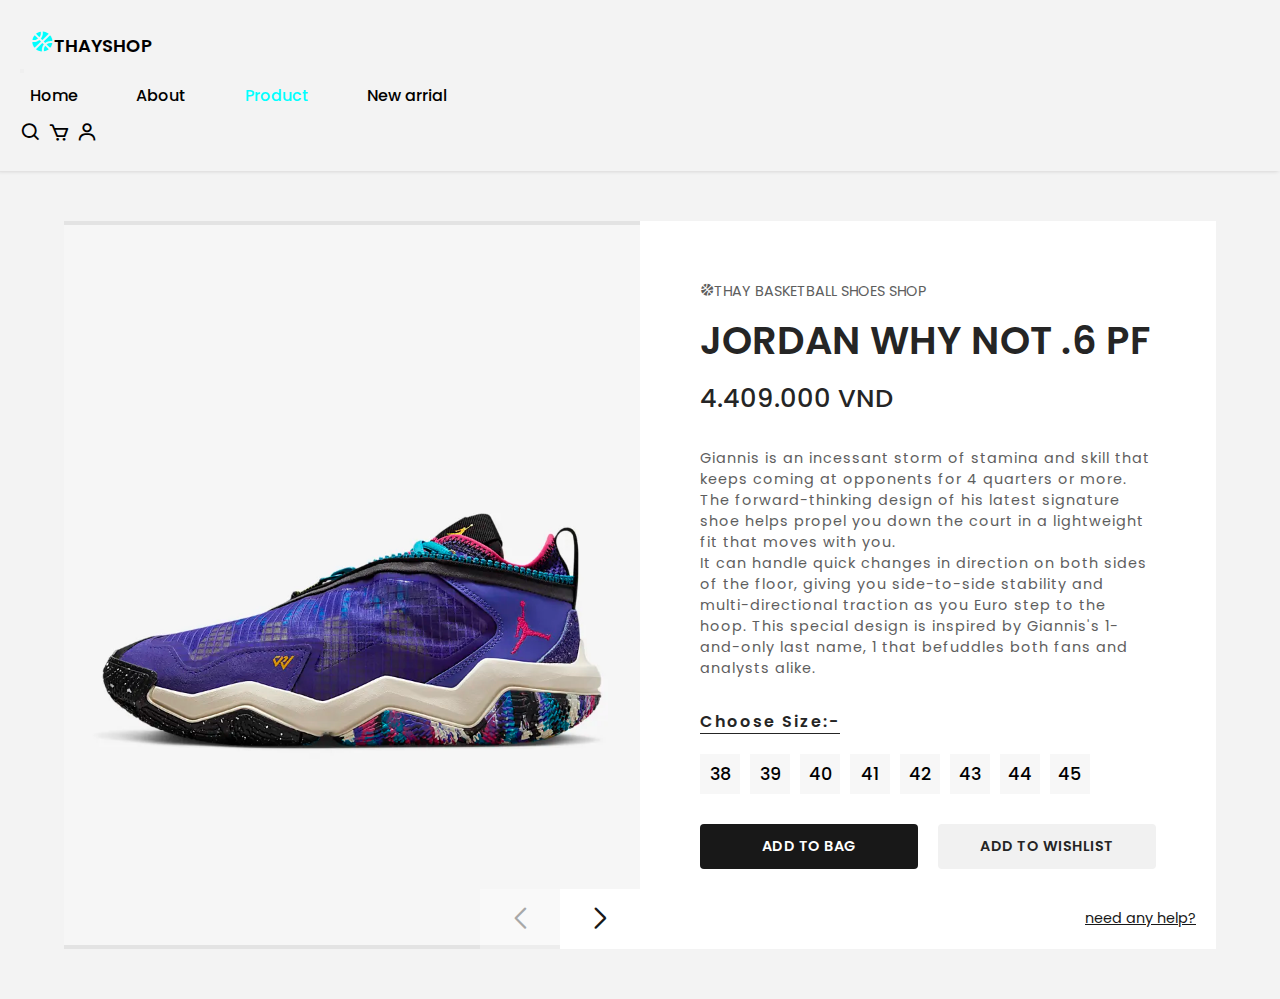
<file: Detail Product/product8.html>
<!--DOCTYPE html-->
 <html lang="en">
    <head>
        <meta charset="UTF-8">
        <meta http-equiv="X-UA-Compatible" content="IE=edge">
        <meta name="viewport" content="width=device-width, initial-scale=1.0">
        <title>THAYSHOP</title>
        <link rel="icon" type="image/x-icon" href="/Images/basketball-ball.png">
        <link rel="stylesheet" href="styleproduct.css"/>
        <link rel="stylesheet" href="https://cdn.jsdelivr.net/npm/boxicons@latest/css/boxicons.min.css">
        <link rel="preconnect" href="https://fonts.googleapis.com">
        <link rel="preconnect" href="https://fonts.gstatic.com" crossorigin>
        <link href="https://fonts.googleapis.com/css2?family=DM+Serif+Display:ital@0;1&family=Poppins:ital,wght@0,100;0,200;0,300;0,400;0,500;0,600;0,700;0,800;0,900;1,100;1,200;1,300;1,400;1,500;1,600;1,700;1,800;1,900&display=swap" rel="stylesheet">
        <link rel="stylesheet" href="https://cdnjs.cloudflare.com/ajax/libs/font-awesome/6.2.0/css/all.min.css">
    
        <!--BOOTSTRAP-->
        <link rel="stylesheet" href="https://cdn.jsdelivr.net/npm/bootstrap@4.5.3/dist/css/bootstrap.min.css" integrity="sha384-TX8t27EcRE3e/ihU7zmQxVncDAy5uIKz4rEkgIXeMed4M0jlfIDPvg6uqKI2xXr2" crossorigin="anonymous">
    
        <script src="https://code.jquery.com/jquery-3.5.1.slim.min.js" integrity="sha384-DfXdz2htPH0lsSSs5nCTpuj/zy4C+OGpamoFVy38MVBnE+IbbVYUew+OrCXaRkfj" crossorigin="anonymous"></script>
        <script src="https://cdn.jsdelivr.net/npm/popper.js@1.16.1/dist/umd/popper.min.js" integrity="sha384-9/reFTGAW83EW2RDu2S0VKaIzap3H66lZH81PoYlFhbGU+6BZp6G7niu735Sk7lN" crossorigin="anonymous"></script>
        <script src="https://cdn.jsdelivr.net/npm/bootstrap@4.5.3/dist/js/bootstrap.min.js" integrity="sha384-w1Q4orYjBQndcko6MimVbzY0tgp4pWB4lZ7lr30WKz0vr/aWKhXdBNmNb5D92v7s" crossorigin="anonymous"></script>

        <!-- Link Swiper's CSS -->
        <link
          rel="stylesheet"
          href="https://cdn.jsdelivr.net/npm/swiper/swiper-bundle.min.css"
        />
    
    
    </head>
    <body>
        <div class="container-fluid position-relative nav-bar p-0">
            <div class="container-fluid position-relative p-0" style="z-index: 9;">
                <nav class="navbar navbar-expand-lg bg-light navbar-light shadow-lg py-3 py-lg-0 pl-3 pl-lg-5">
                    <a href="" class="navbar-brand logo">
                        <h3 class="m-0 text-primary"><span class="text-dark"><i class='bx bxs-basketball' ></i>THAYSHOP</h3>
                    </a>
                    <button type="button" class="navbar-toggler" data-toggle="collapse" data-target="#navbarCollapse">
                        <span class="navbar-toggler-icon"></span>
                    </button>
                    <div class="collapse navbar-collapse justify-content-between px-3" id="navbarCollapse">
                        <div class="navbar-nav ml-auto py-3 navtext">
                            <a href="../home.html" class="nav-item">Home</a>
                            <a href="../testabout.html" class="nav-item " >About</a>
                            <a href="../index.html" class="nav-item nav-link active" style="color: aqua;">Product</a>
                            <a href="../package.html" class="nav-item">New arrial</a>
                        </div>
                    </div>
                    <div class="collapse navbar-collapse justify-content-between px-3" id="navbarCollapse">
                        <div class="navbar-nav ml-auto py-0 header-icons">
                        <i class='bx bx-search' id="search-icons"></i>
                        <i class='bx bx-cart' id="cart-icons"></i>
                        <i class='bx bx-user' id="user-icons" ></i>
                        <i class='bx bx-menu' id="menu-icons" ></i>
                        </div>
                    </div>
                </nav>
                <div class="search-box">
                    <input type="search" name="" id="search-item" placeholder="Search ..."
                    onkeyup="searchs()">
                </div>
                <!--Cart Box-->
                <div class="cart">
                    <h2 class="cart-title">Your Cart</h2>
                    <!--Content-->
                    <div class="cart-content">
                    
                    </div>
                    <!--Total-->
                <div class="total">
                    <div class="total-title">Total: </div>
                    <div class="total-price">0 VND</div>
                </div>
                <!--Buy Button-->
                <button class="truck-button">
                    <span class="default">Complete Order</span>
                    <span class="success">
                        Order Placed
                        <svg viewbox="0 0 12 10">
                            <polyline points="1.5 6 4.5 9 10.5 1"></polyline>
                        </svg>
                    </span>
                    <div class="truck">
                        <div class="wheel"></div>
                        <div class="back"></div>
                        <div class="front"></div>
                        <div class="box"></div>
                    </div>
                </button>
    
                
    
    
    
                
                <!--Cart Close-->
                <i class='bx bx-x' id="close-cart"></i>
                </div>
    
                <!--USER-->
                <div class="container" id="container">
                    <div class="form-container sign-up-container">
                        <form action="#">
                            <h1>Create Account</h1>
                            <div class="social-container">
                                <a href="#" class="social"><i class="fab fa-facebook-f"></i></a>
                                <a href="#" class="social"><i class="fab fa-google-plus-g"></i></a>
                                <a href="#" class="social"><i class="fab fa-linkedin-in"></i></a>
                            </div>
                            <span>or use your email for registration</span>
                            <input type="text" placeholder="Name" />
                            <input type="email" placeholder="Email" />
                            <input type="password" placeholder="Password" />
                            <a href="">You already have an account?</a>
                            <button class="button-singin-up">Sign Up</button>
                        </form>
                    </div>
    
                    <!--LOG IN FORM -->
    
                    <div class="user form-container sign-in-container">
                        <form action="#">
                            <h1>Sign in</h1>
                            <div class="social-container">
                                <a href="#" class="social"><i class="fab fa-facebook-f"></i></a>
                                <a href="#" class="social"><i class="fab fa-google-plus-g"></i></a>
                                <a href="#" class="social"><i class="fab fa-linkedin-in"></i></a>
                            </div>
                            <span>or use your account</span>
                            <input type="email" placeholder="Email" />
                            <input type="password" placeholder="Password" />
                            <a href="#">Forgot your password?</a>
                            <button class="button-singin-up">Sign In</button>
                        </form>
                    </div>
                    <div class="user overlay-container">
                        <div class="overlay">
                            <div class="overlay-panel overlay-left">
                                <h1 style="color:black;">Hi, Friend!</h1>
                                <p style="color: black;">Nếu bạn có tải khoản rồi hãy bấm SIGNIN</p>
                                <button class="ghost" id="signIn">Sign In</button>
                            </div>
                            <div class="overlay-panel overlay-right">
                                <h1 style="color: black;">Hello, Friend!</h1>
                                <p style="color: black;">Nếu bạn chưa có tải khoản hãy bấm vào SIGN UP</p>
                                <button class="ghost" id="signUp">Sign Up</button>
                            </div>
                        </div>
                        <i class='bx bx-x' id="close-cart2"></i>
                    </div>
                </div>
            </div>
        </div>

        <!--==Product-Page=================================-->
        <section id="product-page">
        <div class="product-details">
            <!--IMAGES CLASS-->
            <div class="product-img">
    
            <!-- Swiper Slider -->
            <div class="swiper mySwiper">
                <div class="swiper-wrapper">
                
                <!--Add Images-->
                <div class="swiper-slide">
                    <img src="images/detail8/1.jpg" />
                </div>
                <div class="swiper-slide">
                    <img src="images/detail8/2.jpg" />
                </div>
                <div class="swiper-slide">
                    <img src="images/detail8/3.jpg" />
                </div>
                <div class="swiper-slide">
                    <img src="images/detail8/4.jpg" />
                </div>
                <div class="swiper-slide">
                    <img src="images/detail8/5.jpg" />
                </div>
                <div class="swiper-slide">
                    <img src="images/detail8/6.jpg" />
                </div>
                <div class="swiper-slide">
                    <img src="images/detail8/7.jpg" />
                </div>
    
                </div>
    
                <!--btns-->
                <div class="slider-btns">
                    <div class="swiper-button-prev"></div>
                    <div class="swiper-button-next"></div>
                </div>
            </div>
    
            </div>
            <!--**Text************************-->
            <div class="product-text">
                <!--category-->
                <span class="product-category"><i class='bx bxs-basketball' ></i>THAY BASKETBALL SHOES SHOP</span>
                <h3>JORDAN WHY NOT .6 PF</h3>
                <span class="product-price">4.409.000 VND</span>
                <p>Giannis is an incessant storm of stamina and skill that keeps coming at opponents for 4 quarters or more. The forward-thinking design of his latest signature shoe helps propel you down the court in a lightweight fit that moves with you.
                    <br/>
                    It can handle quick changes in direction on both sides of the floor, giving you side-to-side stability and multi-directional traction as you Euro step to the hoop. This special design is inspired by Giannis's 1-and-only last name, 1 that befuddles both fans and analysts alike.
                </p>
                <!--size-->
                <div class="product-size-container">
                    <strong>Choose Size:-</strong>
                    <div class="product-size">
                        <!--Size 38-->
                        <input type="checkbox" class="s-checkbox" id="s-38">
                        <label for="s-38" class="s-label">38</label>
                        <!--Size 39-->
                        <input type="checkbox" class="s-checkbox" id="s-39">
                        <label for="s-39" class="s-label">39</label>
                        <!--Size 40-->
                        <input type="checkbox" class="s-checkbox" id="s-40">
                        <label for="s-40" class="s-label">40</label>
                        <!--Size 41-->
                        <input type="checkbox" class="s-checkbox" id="s-41">
                        <label for="s-41" class="s-label">41</label>
                        <!--Size 42-->
                        <input type="checkbox" class="s-checkbox" id="s-42">
                        <label for="s-42" class="s-label">42</label>
                        <!--Size 43-->
                        <input type="checkbox" class="s-checkbox" id="s-43">
                        <label for="s-43" class="s-label">43</label>
                        <!--Size 44-->
                        <input type="checkbox" class="s-checkbox" id="s-44">
                        <label for="s-44" class="s-label">44</label>
                        <!--Size 45-->
                        <input type="checkbox" class="s-checkbox" id="s-45">
                        <label for="s-45" class="s-label">45</label>
                    </div>
                </div>
    
                <!--btn-->
                <div class="product-button">
                    <a href="#" class="add-bag-btn">Add To Bag</a>
                    <a href="#" class="add-wishlist-btn">Add To Wishlist</a>
                </div>
                <!--help-btn-->
                <a href="#" class="help-btn">Need Any Help?</a>
            </div>
        </div>
        </section>
    
        <script src="https://code.jquery.com/jquery-3.6.1.js" integrity="sha256-3zlB5s2uwoUzrXK3BT7AX3FyvojsraNFxCc2vC/7pNI="crossorigin="anonymous"></script>
    
        <script src="https://cdn.jsdelivr.net/npm/swiper/swiper-bundle.min.js"></script>
    
        <!-- Initialize Swiper -->
        <script>
          var swiper = new Swiper(".mySwiper", {
            slidesPerView: 1,
            spaceBetween: 10,
            navigation: {
              nextEl: ".swiper-button-next",
              prevEl: ".swiper-button-prev",
            },
            breakpoints: {
              450: {
                slidesPerView: 1,
                spaceBetween: 0,
              },
              820: {
                slidesPerView: 1,
                spaceBetween: 0,
              },
              1024: {
                slidesPerView: 1,
                spaceBetween:0,
              },
            },
          });
    
    
          $('.s-checkbox').on('change', function() {
                $('.s-checkbox').not(this).prop('checked', false);  
            });
            document.querySelector("#close-cart2").onclick =() =>{
            user.classList.remove("active")
            }
        </script>
        <script src='../main.js'></script>
    </body>
    </html>
</file>
<file: Detail Product/styleproduct.css>
*{
    margin: 0px;
    padding: 0px;
    box-sizing: border-box;
    font-family: poppins;
}
ul{
    list-style: none;
}
a{
    text-decoration: none;
}
:root{
    --main-color: aqua;
    --second-color: white;
    --text-color: black;
    --bg-color: white;
    --box-shadow: 2px 2px 10px 4px rgb(14 55 54 / 15%);
}
body{
    background-color: #f3f3f3;
}
/*==product-page===============================*/
.product-details{
    max-width: 1200px;
    width: 90%;
    display: grid;
    grid-template-columns: 1fr 1fr;
    margin: 50px auto;
    
}
.product-img{
    width: 100%;
    background-color: #e3e3e3;
    position: relative;
    overflow: hidden;
}

.img-social-bar{
    position: absolute;
    left: 0px;
    top: 0px;
    background-color: #ffffff;
    display: flex;
    flex-direction: column;
    justify-content: center;
    align-items: center;
    padding:20px 10px;
    box-shadow: 2px 16px 30px rgba(0,0,0,0.08);
    z-index: 101;
}
.img-social-bar a{
    color: #5e5e5e;
    margin: 20px 10px;
    transition: all ease 0.3s;
}
.img-social-bar a:hover{
    color: #181818;
}
.product-text{
    background-color: #ffffff;
    padding: 60px;
    position: relative;
}
.product-text .product-category{
    color: #5e5e5e;
    font-size: 0.9rem;
}
.product-text h3{
    color: #252525;
    font-size: 2.4rem;
    font-weight: 600;
    margin: 10px 0px;
}
.product-text .product-price{
    font-size: 1.6rem;
    color: #252525;
    font-weight: 500;
}
.product-text p{
    margin: 30px 0px;
    color: #5e5e5e;
    letter-spacing: 1px;
    font-size: 0.9rem;
}
.product-size-container strong{
    color: #252525;
    font-size:1rem;
    font-weight: 600;
    letter-spacing: 2px;
    border-bottom: 1px solid #252525;
}
.product-size{
    display: flex;
    justify-content: flex-start;
    align-items: center;
    flex-wrap: wrap;
    margin-top: 20px;
}
.product-size label{
    font-size: 1.1rem;
    background-color: #f7f7f7;
    width: 40px;
    height: 40px;
    display: flex;
    justify-content: center;
    align-items: center;
    user-select: none;
    margin-right:10px;
    font-weight: 500;
    cursor: pointer;
}
.s-checkbox:checked + .s-label{
    background-color: #1f2124;
    color: #ffffff;
}
.s-checkbox{
    display: none;
}
.product-button{
    display: grid;
    grid-template-columns: 1fr 1fr;
    margin: 30px 0px;
    margin-bottom: 20px;
    grid-gap: 20px;
}
.product-button a{
    width: 100%;
    height: 45px;
    display: flex;
    justify-content: center;
    align-items: center;
    text-transform: uppercase;
    font-weight: 600;
    letter-spacing: 0.5px;
    font-size: 0.9rem;
    border-radius: 4px;
}
.product-button .add-bag-btn{
    background-color: #181818;
    color: #ffffff;
}
.product-button .add-wishlist-btn{
    background-color: #f1f1f1;
    color: #252525;
}
.help-btn{
    position: absolute;
    right: 20px;
    bottom: 20px;
    color: #181818;
    font-size: 0.9rem;
    text-decoration: underline;
    text-transform: lowercase;
}

.mySwiper{
    height: 100%;
    width: 100%;
    max-width: 100%;
}

.swiper-slide img{
    width: 100%;
    height: 100%;
    object-fit:contain;
    object-position: center;
    display: flex !important;
}
.swiper-button-next,
.swiper-button-prev{
    position: static !important;
    width: 80px !important;
    height: 60px !important;
    display: flex;
    justify-content: center;
    align-items: center;
    background-color: #ffffff;
}

.swiper-button-next::after,
.swiper-button-prev::after{
    color: #181818;
    font-size: 1.3rem !important;
    font-weight: 600;
}
.slider-btns{
    position: absolute;
    right: 0px;
    bottom: 0px;
    z-index: 101;
    display: flex;
    justify-content: center;
    align-items: center;
}
@media(max-width:1024px){
    .product-text{
        padding: 30px;
    }
}
@media(max-width:820px){
    .product-details{
        grid-template-columns: 1fr;
    }
    .mySwiper{
        max-height: 400px;
    }
    .product-button{
        margin-bottom: 40px;
    }
}
@media(max-width:450px){
    .product-text h3{
        font-size: 1.6rem;
    }
    .product-button{
        grid-template-columns: 1fr;
        grid-gap: 10px;
    }
}


#myBtn {
    display: none;
    position: fixed;
    bottom: 20px;
    right: 30px;
    z-index: 99;
    font-size: 18px;
    border: none;
    outline: none;
    background-color: var(--main-color);
    color: white;
    cursor: pointer;
    padding: 15px;
    border-radius: 4px;
    width: 50px;
}
#myBtn:hover {
    background-color: #555;
}

/* CARD*/
.card-body {
  flex: 1 1 auto;
  min-height: 1px;
  padding: 1.25rem;
}
.rounded-bottom {
    border-bottom-right-radius: 0.25rem !important;
    border-bottom-left-radius: 0.25rem !important;
}
.form-control {
    display: block;
    width: 100%;
    height: calc(1.5em + 0.75rem + 2px);
    padding: 0.375rem 0.75rem;
    font-size: 1rem;
    font-weight: 400;
    line-height: 1.5;
    color: #495057;
    background-color: #fff;
    background-clip: padding-box;
    border: 1px solid #ced4da;
    border-radius: 0;
    transition: border-color 0.15s ease-in-out, box-shadow 0.15s ease-in-out;
  }
  @media (prefers-reduced-motion: reduce) {
    .form-control {
      transition: none;
    }
  }
  
  .form-control::-ms-expand {
    background-color: transparent;
    border: 0;
  }
  
  .form-control:-moz-focusring {
    color: transparent;
    text-shadow: 0 0 0 #495057;
  }
  
  .form-control:focus {
    color: #495057;
    background-color: #fff;
    border-color: #b8e087;
    outline: 0;
    box-shadow: 0 0 0 0.2rem var(m);
  }
  


  
/*----- */

  .p-lg-5 {
    padding: 5rem !important;
  }
  .p-4 {
    padding: 3.5rem !important;
  }
  .pb-lg-5 {
    padding-bottom: 3rem !important;
  }
  .pt-5{
  padding-top: 3rem !important;
}
.mb-4{
  margin-bottom: 1.5rem !important;
}
.col-6, .col-lg-6{
    position: relative;
  width: 100%;
  padding-right: 15px;
  padding-left: 15px;
}

.bg-registration {
    background: linear-gradient(rgba(0, 0, 0, 0.5), rgba(0, 0, 0, 0.5)), url(./Images/basbg.jpg), no-repeat center center;
    background-size: cover;
}

/*NAV */
.navbar{
    
    align-items: center;
    justify-content: space-between;
    padding: 20px 100px;
    transition: 0.5s linear;
    box-shadow: -2px 0 4px hsl(0 4% 15% / 20%);
    padding: 20px;
}
.logo{
    display: flex;
    align-items: center;
    font-weight: 600;
    color: var(--text-color);
}

.logo .bx{
    font-size: 24px;
    color: var(--main-color);
}
.logo span{
    font-size: 18px;
    font-weight: 600;
}
.navtext{
    display: flex;
    column-gap: 2.4rem ;
    
}
.navbar a{
    font-size: 1rem;
    font-weight: 500;
    color: var(--text-color);
    padding: 10px;
}
.navtext a:hover{
    color: var(--main-color);
    text-decoration: none;
}

.header-icons {
    font-size: 22px;
    cursor: pointer;
    z-index: 10000;
}

#menu-icons{
    display: none;
    text-align: right;
}


  .search-box{
    position: fixed;
    right: -100%;
    top: 10%;
}
.search-box input{
    padding: 10px;
    border: none;
    outline: none;
    border-radius: 0.5rem;
    width: 280px;
    box-shadow: var(--box-shadow);
}
.search-box.active{
    right: 1rem;
    transform: 0.2s;
}



/* Cart Box */
.cart{
    position: fixed;
    top: 0;
    right: -100%;
    width: 360px;
    min-height: 100vh;
    padding-left: 20px;
    background: var(--bg-color);
    box-shadow: -2px 0 4px hsl(0 4% 15% / 10%);
    transition: 0.2s;
    background-color: #ffff;
}
.cart.active{
    right: 0;
    
}
.cart-title{
    text-align: center;
    font-size: 1.5rem;
    font-weight: 600;
    margin-top: 3rem;
}
.cart-box{
    display: grid;
    grid-template-columns: 32% 50% 18%;
    align-items: center;
    gap: 1rem;
    margin-top: 1rem;
}
.cart-img{
    width: 100px;
    height: 100px;
    object-fit: contain;
    padding: 10px;
}
.detail-box{
    display: grid;
    row-gap: 0.5rem;

}
.cart-product-title{
    font-size: 1rem;
    text-transform: uppercase;
}
.cart-price{
    font-weight: 500;
}
.cart-quantity{
    border: 1px solid var(--text-color);
    outline-color: var(--main-color);
    width: 2.4rem;
    text-align: center;
    font-size: 1rem;
}
#cart-size{
    border: 1px solid var(--text-color);
    outline-color: var(--main-color);
    width: 5rem;
    position: relative;
    right: 140px;
    top: 32px;
    font-size: 1rem;
    
}
.cart-remove{
    font-size: 24px;
    color: var(--main-color);
    cursor: pointer;
    position: absolute;
    left: 320px;
}
.total{
    display: flex;
    justify-content: flex-end;
    border-top: 1px solid var(--text-color);
    margin-top: 1.5rem;
}
.total-title{
    font-size: 1rem;
    font-weight: 600;
}
.total-price{
    margin-left: 0.5rem;
}
#close-cart{
    position: absolute;
   top: 1rem;
    right: 20rem;
    font-size: 2rem;
    color: var(--text-color);
    cursor: pointer;
}
#close-cart2{
  position: absolute;
 top: 1rem;
  left: 25rem;
  font-size: 2rem;
  color: var(--text-color);
  cursor: pointer;
}
/* USER LOGIN REGISTER*/
.nav-bar .user button {
	border-radius: 20px;
	border: 1px solid aqua;
	background-color: aqua;
	color: #FFFFFF;
	font-size: 12px;
	font-weight: bold;
	padding: 12px 45px;
	letter-spacing: 1px;
	text-transform: uppercase;
	transition: transform 80ms ease-in;
}
.form-container button{
  border-radius: 20px;
	border: 1px solid aqua;
	background-color: aqua;
	color: #FFFFFF;
	font-size: 12px;
	font-weight: bold;
	padding: 12px 45px;
	letter-spacing: 1px;
	text-transform: uppercase;
	transition: transform 80ms ease-in;
}

.nav-bar button:active {
	transform: scale(0.95);
}

button:focus {
	outline: none;
}
.button-singin-up{
  margin-top: 20px;
}
button.ghost {
	background-color: transparent;
	border-color: #FFFFFF;
  padding: 20px;
}

.nav-bar form {
	background-color: #FFFFFF;
	display: flex;
	align-items: center;
	justify-content: center;
	flex-direction: column;
	padding: 0 50px;
	height: 100%;
	text-align: center;
}

.nav-bar input {
	background-color: #eee;
	border: none;
	padding: 12px 15px;
	margin: 8px 0;
	width: 100%;
}

.nav-bar .container {
	background-color: #fff;
	border-radius: 10px;
  	box-shadow: 0 14px 28px rgba(0,0,0,0.25), 
			0 10px 10px rgba(0,0,0,0.22);
	position: relative;
	overflow: hidden;
	width: 900px;
	max-width: 100%;
	min-height: 550px;
  position: fixed;
    top: 12%;
    right: -100%;
    padding-left: 30px;
    transition: 0.2s;
}
.nav-bar .container.active{
  right: 300px;
  bottom: 20px;
}





.form-container {
	position: absolute;
	top: 0;
	height: 100%;
	transition: all 0.6s ease-in-out;
}

.sign-in-container {
	left: 0;
	width: 50%;
	z-index: 2;
}

.container.right-panel-active .sign-in-container {
	transform: translateX(100%);
}

.sign-up-container {
	left: 0;
	width: 50%;
	opacity: 0;
	z-index: 1;
}

.container.right-panel-active .sign-up-container {
	transform: translateX(100%);
	opacity: 1;
	z-index: 5;
	animation: show 0.6s;
}

@keyframes show {
	0%, 49.99% {
		opacity: 0;
		z-index: 1;
	}
	
	50%, 100% {
		opacity: 1;
		z-index: 5;
	}
}

.overlay-container {
	position: absolute;
	top: 0;
	left: 50%;
	width: 50%;
	height: 100%;
	overflow: hidden;
	transition: transform 0.6s ease-in-out;
	z-index: 100;
}

.container.right-panel-active .overlay-container{
	transform: translateX(-100%);
}

.overlay {
	
	background: url(../Images/basbg.jpg);
  opacity: 0.9;
	background-repeat: no-repeat;
	background-size: cover;
	background-position: 0 0;
	color: #FFFFFF;
	position: relative;
	left: -100%;
	height: 100%;
	width: 200%;
  	transform: translateX(0);
	transition: transform 0.6s ease-in-out;
}

.container.right-panel-active .overlay {
  	transform: translateX(50%);
}

.overlay-panel {
	position: absolute;
	display: flex;
	align-items: center;
	justify-content: center;
	flex-direction: column;
	padding: 0 40px;
	text-align: center;
	top: 0;
	height: 100%;
	width: 50%;
	transform: translateX(0);
	transition: transform 0.6s ease-in-out;
}

.overlay-left {
	transform: translateX(-20%);
}

.container.right-panel-active .overlay-left {
	transform: translateX(0);
}

.overlay-right {
	right: 0;
	transform: translateX(0);
}

.container.right-panel-active .overlay-right {
	transform: translateX(20%);
}

.social-container {
	margin: 20px 0;
}
.social-container i{
  color: var(--main-color);
}

.social-container a {
	border: 1px solid #DDDDDD;
	border-radius: 50%;
	display: inline-flex;
	justify-content: center;
	align-items: center;
	margin: 0 5px;
	height: 40px;
	width: 40px;
}












/*SOCIAL */
.btn-outline-primary {
    color: var(--text-color);
    border-color: var(--text-color);
    background-color: #f3f3f3;
  }
  
  .btn-outline-primary:hover {
    color: #fff;
    background-color: var(--main-color);
    border-color: var(--main-color);
  }
  
  .btn-outline-primary:focus, .btn-outline-primary.focus {
    box-shadow: 0 0 0 0.2rem --main-color;
  }
  
  .btn-outline-primary.disabled, .btn-outline-primary:disabled {
    color: #7AB730;
    background-color: transparent;
  }

/*BUY BUT */
.truck-button {
    --color: #fff;
    --background: #2B3044;
    --tick: #16BF78;
    --base: #0D0F18;
    --wheel: #2B3044;
    --wheel-inner: #646B8C;
    --wheel-dot: #fff;
    --back: #6D58FF;
    --back-inner: #362A89;
    --back-inner-shadow: #2D246B;
    --front: #A6ACCD;
    --front-shadow: #535A79;
    --front-light: #FFF8B1;
    --window: #2B3044;
    --window-shadow: #404660;
    --street: #646B8C;
    --street-fill: #404660;
    --box: #DCB97A;
    --box-shadow: #B89B66;
    padding: 12px 0;
    width: 172px;
    cursor: pointer;
    text-align: center;
    position: relative;
    border: none;
    outline: none;
    color: var(--color);
    background: var(--background);
    border-radius: var(--br, 5px);
    -webkit-tap-highlight-color: transparent;
    transform-style: preserve-3d;
    transform: rotateX(var(--rx, 0deg)) translateZ(0);
    transition: transform 0.5s, border-radius 0.3s linear var(--br-d, 0s);
    position: relative;
    left: 5rem;
    top: 1rem;
  }
  .truck-button:before, .truck-button:after {
    content: "";
    position: absolute;
    left: 0;
    top: 0;
    width: 100%;
    height: 6px;
    display: block;
    background: var(--b, var(--street));
    transform-origin: 0 100%;
    transform: rotateX(90deg) scaleX(var(--sy, 1));
  }
  .truck-button:after {
    --sy: var(--progress, 0);
    --b: var(--street-fill);
  }
  .truck-button .default,
  .truck-button .success {
    display: block;
    font-weight: 500;
    font-size: 14px;
    line-height: 24px;
    opacity: var(--o, 1);
    transition: opacity 0.3s;
  }
  .truck-button .success {
    --o: 0;
    position: absolute;
    top: 12px;
    left: 0;
    right: 0;
  }
  .truck-button .success svg {
    width: 12px;
    height: 10px;
    display: inline-block;
    vertical-align: top;
    fill: none;
    margin: 7px 0 0 4px;
    stroke: var(--tick);
    stroke-width: 2;
    stroke-linecap: round;
    stroke-linejoin: round;
    stroke-dasharray: 16px;
    stroke-dashoffset: var(--offset, 16px);
    transition: stroke-dashoffset 0.4s ease 0.45s;
  }
  .truck-button .truck {
    position: absolute;
    width: 72px;
    height: 28px;
    transform: rotateX(90deg) translate3d(var(--truck-x, 4px), calc(var(--truck-y-n, -26) * 1px), 12px);
  }
  .truck-button .truck:before, .truck-button .truck:after {
    content: "";
    position: absolute;
    bottom: -6px;
    left: var(--l, 18px);
    width: 10px;
    height: 10px;
    border-radius: 50%;
    z-index: 2;
    box-shadow: inset 0 0 0 2px var(--wheel), inset 0 0 0 4px var(--wheel-inner);
    background: var(--wheel-dot);
    transform: translateY(calc(var(--truck-y) * -1px)) translateZ(0);
  }
  .truck-button .truck:after {
    --l: 54px;
  }
  .truck-button .truck .wheel,
  .truck-button .truck .wheel:before {
    position: absolute;
    bottom: var(--b, -6px);
    left: var(--l, 6px);
    width: 10px;
    height: 10px;
    border-radius: 50%;
    background: var(--wheel);
    transform: translateZ(0);
  }
  .truck-button .truck .wheel {
    transform: translateY(calc(var(--truck-y) * -1px)) translateZ(0);
  }
  .truck-button .truck .wheel:before {
    --l: 35px;
    --b: 0;
    content: "";
  }
  .truck-button .truck .front,
  .truck-button .truck .back,
  .truck-button .truck .box {
    position: absolute;
  }
  .truck-button .truck .back {
    left: 0;
    bottom: 0;
    z-index: 1;
    width: 47px;
    height: 28px;
    border-radius: 1px 1px 0 0;
    background: linear-gradient(68deg, var(--back-inner) 0%, var(--back-inner) 22%, var(--back-inner-shadow) 22.1%, var(--back-inner-shadow) 100%);
  }
  .truck-button .truck .back:before, .truck-button .truck .back:after {
    content: "";
    position: absolute;
  }
  .truck-button .truck .back:before {
    left: 11px;
    top: 0;
    right: 0;
    bottom: 0;
    z-index: 2;
    border-radius: 0 1px 0 0;
    background: var(--back);
  }
  .truck-button .truck .back:after {
    border-radius: 1px;
    width: 73px;
    height: 2px;
    left: -1px;
    bottom: -2px;
    background: var(--base);
  }
  .truck-button .truck .front {
    left: 47px;
    bottom: -1px;
    height: 22px;
    width: 24px;
    -webkit-clip-path: polygon(55% 0, 72% 44%, 100% 58%, 100% 100%, 0 100%, 0 0);
    clip-path: polygon(55% 0, 72% 44%, 100% 58%, 100% 100%, 0 100%, 0 0);
    background: linear-gradient(84deg, var(--front-shadow) 0%, var(--front-shadow) 10%, var(--front) 12%, var(--front) 100%);
  }
  .truck-button .truck .front:before, .truck-button .truck .front:after {
    content: "";
    position: absolute;
  }
  .truck-button .truck .front:before {
    width: 7px;
    height: 8px;
    background: #fff;
    left: 7px;
    top: 2px;
    -webkit-clip-path: polygon(0 0, 60% 0%, 100% 100%, 0% 100%);
    clip-path: polygon(0 0, 60% 0%, 100% 100%, 0% 100%);
    background: linear-gradient(59deg, var(--window) 0%, var(--window) 57%, var(--window-shadow) 55%, var(--window-shadow) 100%);
  }
  .truck-button .truck .front:after {
    width: 3px;
    height: 2px;
    right: 0;
    bottom: 3px;
    background: var(--front-light);
  }
  .truck-button .truck .box {
    width: 13px;
    height: 13px;
    right: 56px;
    bottom: 0;
    z-index: 1;
    border-radius: 1px;
    overflow: hidden;
    transform: translate(calc(var(--box-x, -24) * 1px), calc(var(--box-y, -6) * 1px)) scale(var(--box-s, 0.5));
    opacity: var(--box-o, 0);
    background: linear-gradient(68deg, var(--box) 0%, var(--box) 50%, var(--box-shadow) 50.2%, var(--box-shadow) 100%);
    background-size: 250% 100%;
    background-position-x: calc(var(--bx, 0) * 1%);
  }
  .truck-button .truck .box:before, .truck-button .truck .box:after {
    content: "";
    position: absolute;
  }
  .truck-button .truck .box:before {
    content: "";
    background: rgba(255, 255, 255, 0.2);
    left: 0;
    right: 0;
    top: 6px;
    height: 1px;
  }
  .truck-button .truck .box:after {
    width: 6px;
    left: 100%;
    top: 0;
    bottom: 0;
    background: var(--back);
    transform: translateX(calc(var(--hx, 0) * 1px));
  }
  .truck-button.animation {
    --rx: -90deg;
    --br: 0;
  }
  .truck-button.animation .default {
    --o: 0;
  }
  .truck-button.animation.done {
    --rx: 0deg;
    --br: 5px;
    --br-d: .2s;
  }
  .truck-button.animation.done .success {
    --o: 1;
    --offset: 0;
  }
</file>
